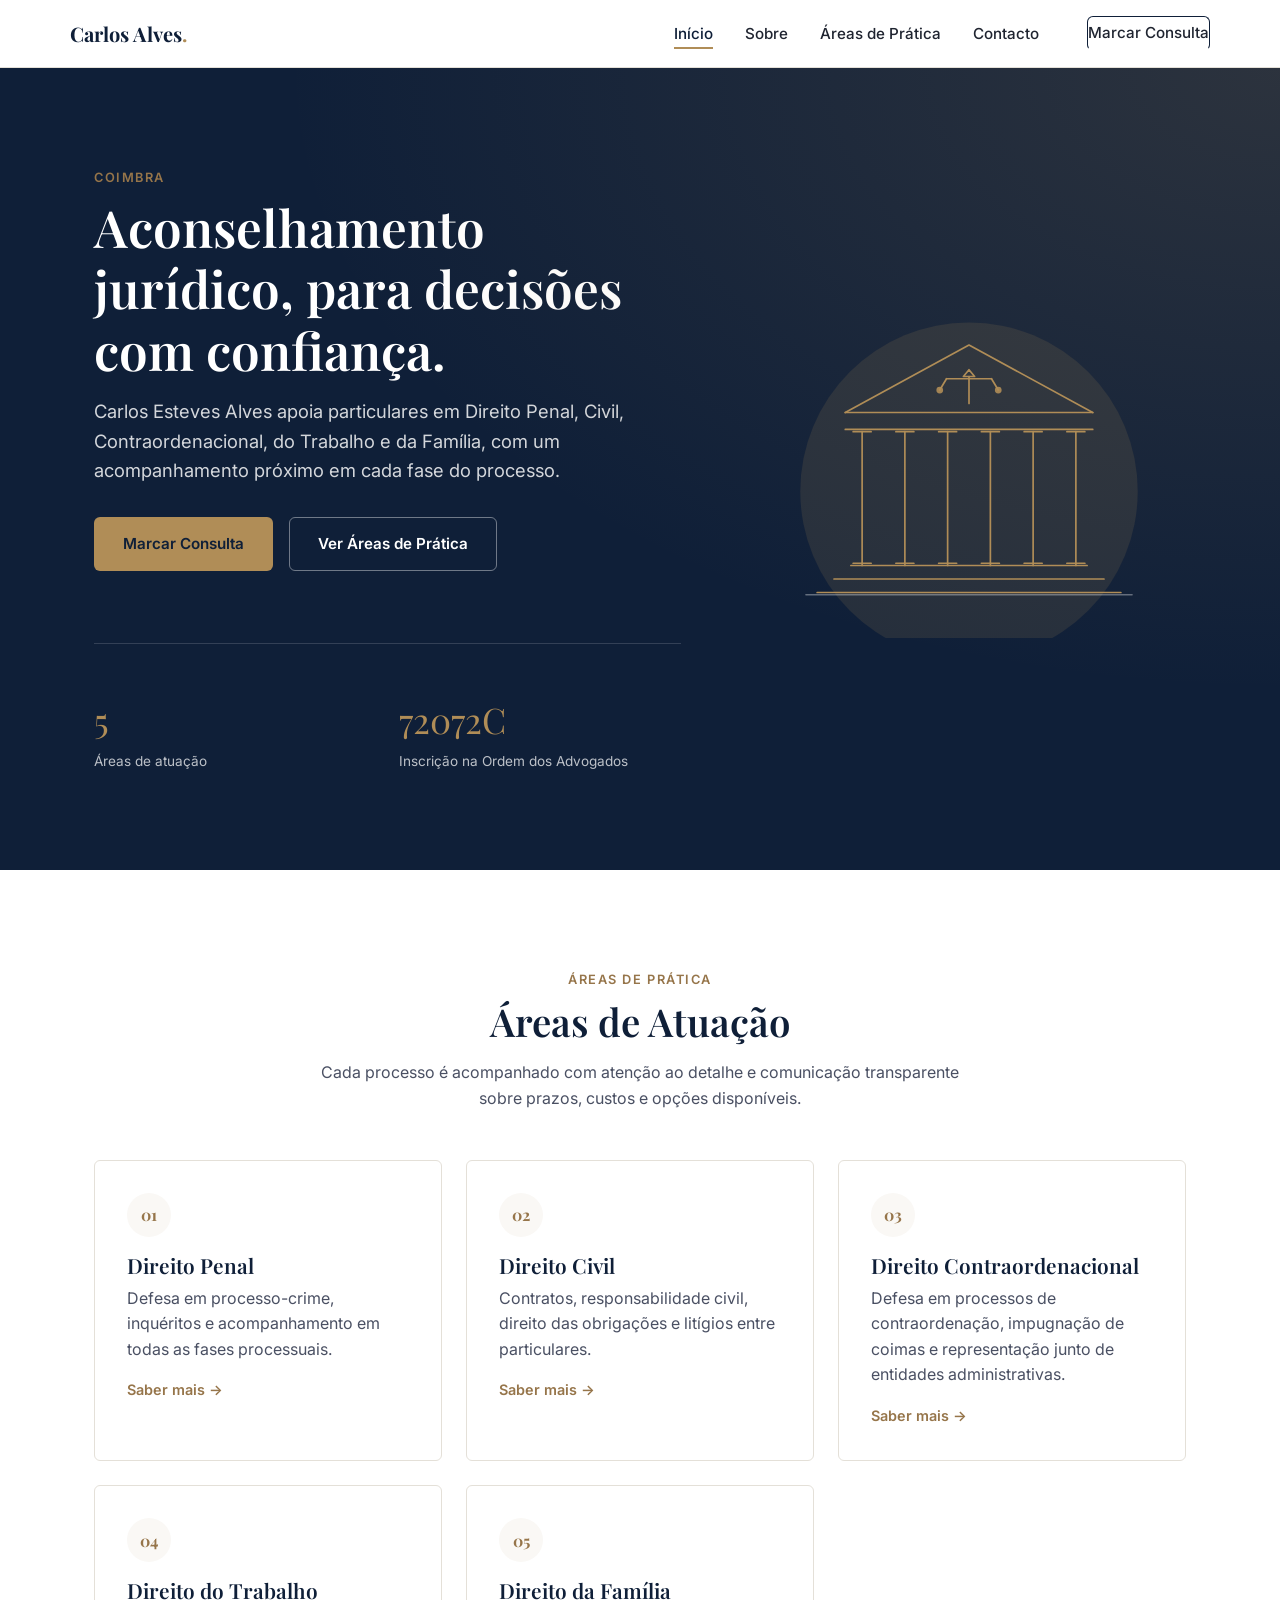
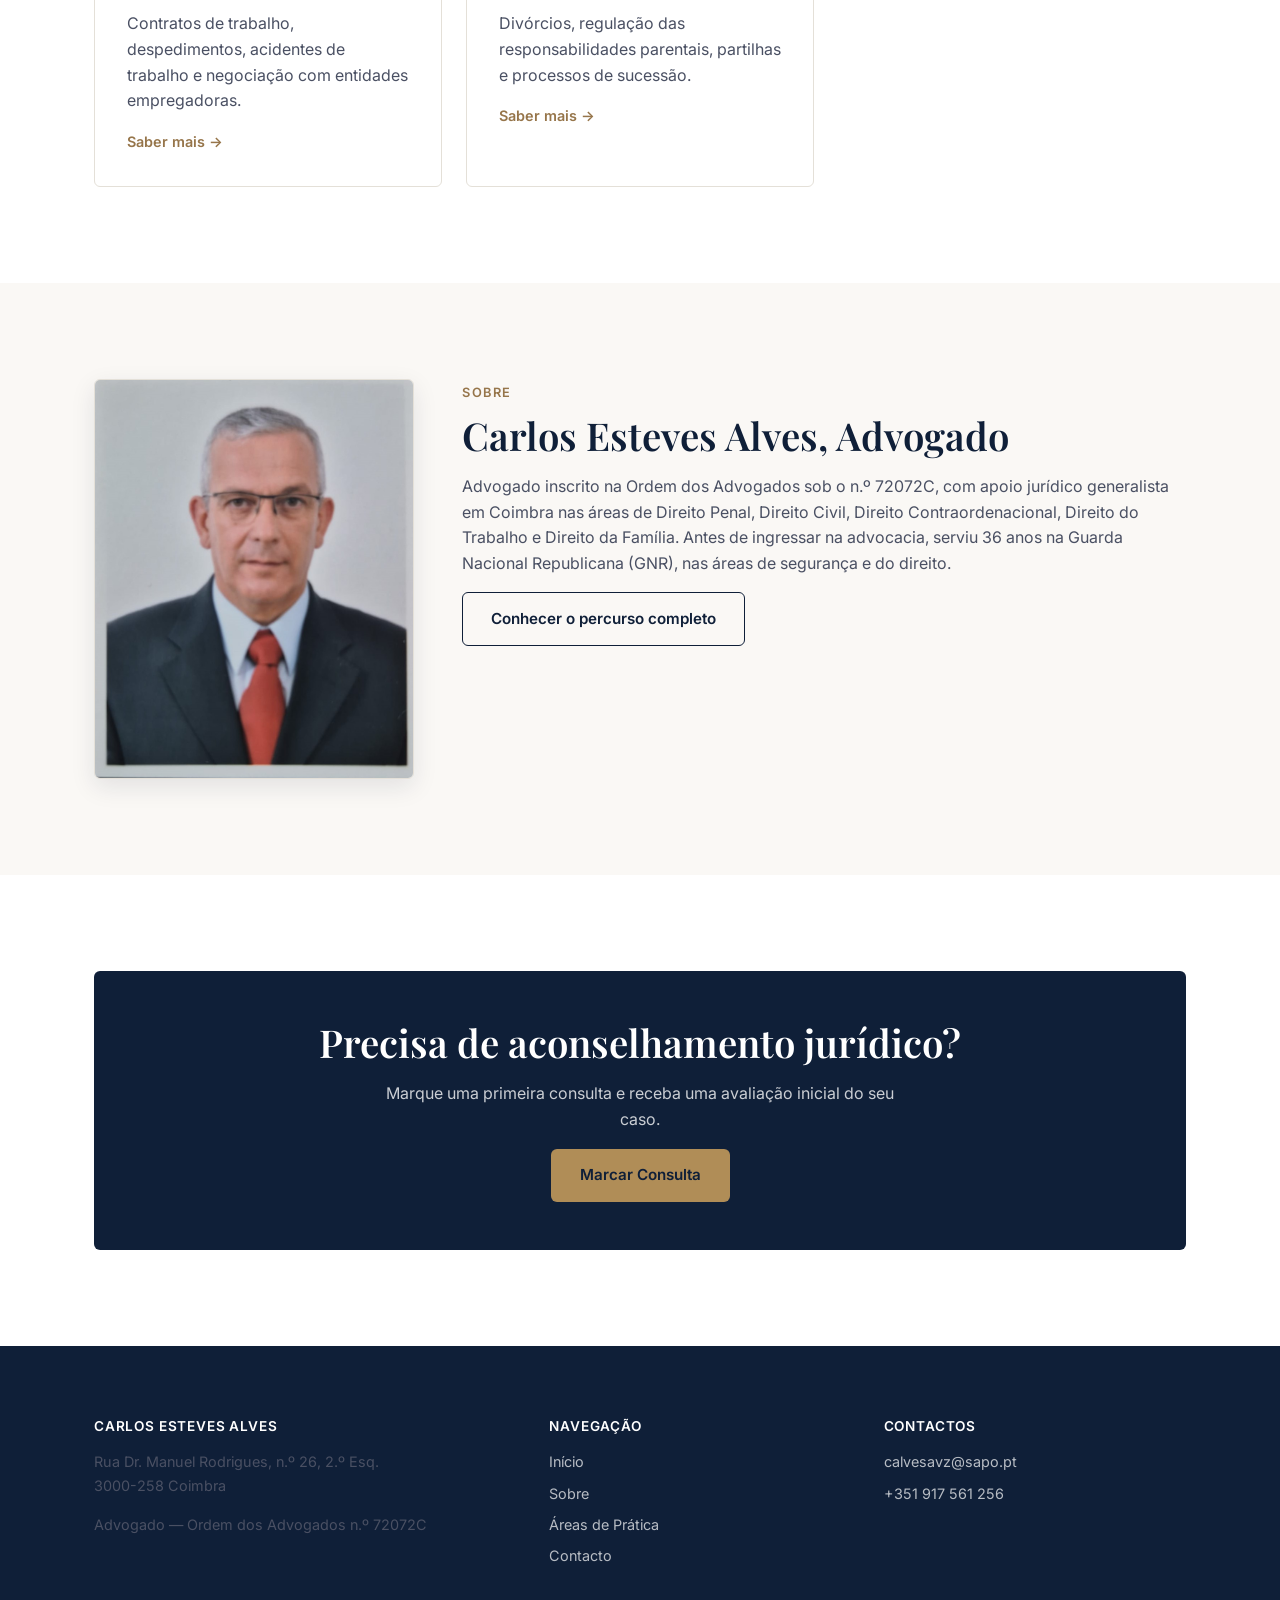
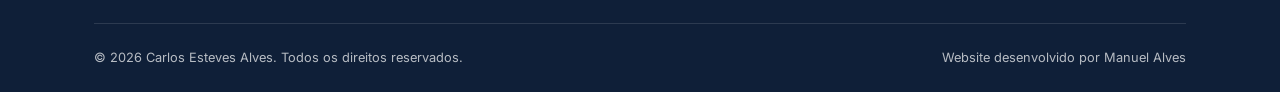
<file: site-advogado/index.html>
<!DOCTYPE html>
<html lang="pt-PT">
<head>
<meta charset="UTF-8">
<meta name="viewport" content="width=device-width, initial-scale=1.0">
<title>Carlos Esteves Alves — Advogado em Coimbra</title>
<link rel="icon" type="image/x-icon" href="img/court.png">
<meta name="description" content="Carlos Esteves Alves, advogado em Coimbra, com prática em Direito Penal, Civil, Contraordenacional, do Trabalho e da Família. Marque uma consulta.">
<link rel="preconnect" href="https://fonts.googleapis.com">
<link rel="preconnect" href="https://fonts.gstatic.com" crossorigin>
<link href="https://fonts.googleapis.com/css2?family=Playfair+Display:wght@600;700&family=Inter:wght@400;500;600;700&display=swap" rel="stylesheet">
<link rel="stylesheet" href="css/style.css">
<meta name="google-site-verification" content="v8MwXLCtDh_kjjiDaCZC58w3f6altCVzDAZxakLDsIw" />
</head>
<body>

<header class="site-header">
  <div class="container nav">
    <a href="index.html" class="nav-brand">Carlos Alves<span>.</span></a>
    <button class="nav-toggle" id="nav-toggle" aria-label="Abrir menu" aria-expanded="false">
      <span></span><span></span><span></span>
    </button>
    <ul class="nav-links" id="nav-links">
      <li><a href="index.html" aria-current="page">Início</a></li>
      <li><a href="sobre.html">Sobre</a></li>
      <li><a href="areas-de-pratica.html">Áreas de Prática</a></li>
      <li><a href="contacto.html">Contacto</a></li>
      <li class="nav-cta"><a href="contacto.html" class="btn btn-outline-dark">Marcar Consulta</a></li>
    </ul>
  </div>
</header>

<section class="hero">
  <div class="container hero-grid">
    <div class="hero-inner">
      <span class="eyebrow">Coimbra</span>
      <h1>Aconselhamento jurídico, para decisões com confiança.</h1>
      <p class="lead">Carlos Esteves Alves apoia particulares em Direito Penal, Civil, Contraordenacional, do Trabalho e da Família, com um acompanhamento próximo em cada fase do processo.</p>
      <div class="hero-actions">
        <a href="contacto.html" class="btn btn-primary">Marcar Consulta</a>
        <a href="areas-de-pratica.html" class="btn btn-outline">Ver Áreas de Prática</a>
      </div>

      <div class="stat-row">
        <div class="stat-item">
          <span class="stat-number">5</span>
          <span class="stat-label">Áreas de atuação</span>
        </div>
        <div class="stat-item">
          <span class="stat-number">72072C</span>
          <span class="stat-label">Inscrição na Ordem dos Advogados</span>
        </div>
      </div>
    </div>

    <div class="hero-visual">
      <svg viewBox="0 0 320 300" xmlns="http://www.w3.org/2000/svg" role="img" aria-hidden="true" focusable="false">
        <ellipse class="hv-glow" cx="160" cy="170" rx="150" ry="150"></ellipse>

        <line class="hv-line-soft" x1="15" y1="262" x2="305" y2="262"></line>

        <line class="hv-line" x1="25" y1="260" x2="295" y2="260"></line>
        <line class="hv-line" x1="40" y1="248" x2="280" y2="248"></line>
        <line class="hv-line" x1="55" y1="236" x2="265" y2="236"></line>

        <g class="hv-line">
          <line x1="65" y1="236" x2="65" y2="117"></line>
          <line x1="103" y1="236" x2="103" y2="117"></line>
          <line x1="141" y1="236" x2="141" y2="117"></line>
          <line x1="179" y1="236" x2="179" y2="117"></line>
          <line x1="217" y1="236" x2="217" y2="117"></line>
          <line x1="255" y1="236" x2="255" y2="117"></line>
        </g>

        <g class="hv-line">
          <line x1="57" y1="117" x2="73" y2="117"></line>
          <line x1="95" y1="117" x2="111" y2="117"></line>
          <line x1="133" y1="117" x2="149" y2="117"></line>
          <line x1="171" y1="117" x2="187" y2="117"></line>
          <line x1="209" y1="117" x2="225" y2="117"></line>
          <line x1="247" y1="117" x2="263" y2="117"></line>

          <line x1="57" y1="234" x2="73" y2="234"></line>
          <line x1="95" y1="234" x2="111" y2="234"></line>
          <line x1="133" y1="234" x2="149" y2="234"></line>
          <line x1="171" y1="234" x2="187" y2="234"></line>
          <line x1="209" y1="234" x2="225" y2="234"></line>
          <line x1="247" y1="234" x2="263" y2="234"></line>
        </g>

        <line class="hv-line" x1="50" y1="100" x2="270" y2="100"></line>
        <line class="hv-line" x1="50" y1="115" x2="270" y2="115"></line>

        <path class="hv-line" d="M50,100 L160,40 L270,100"></path>

        <g class="hv-line">
          <path d="M160,62 L155,68 L165,68 Z"></path>
          <line x1="160" y1="68" x2="160" y2="92"></line>
          <line x1="140" y1="70" x2="180" y2="70"></line>
          <line x1="140" y1="70" x2="134" y2="80"></line>
          <line x1="180" y1="70" x2="186" y2="80"></line>
        </g>
        <circle class="hv-fill" cx="134" cy="80" r="3"></circle>
        <circle class="hv-fill" cx="186" cy="80" r="3"></circle>
      </svg>
    </div>
  </div>
</section>

<section class="section" id="areas">
  <div class="container">
    <div class="section-head">
      <span class="eyebrow">Áreas de Prática</span>
      <h2>Áreas de Atuação</h2>
      <p>Cada processo é acompanhado com atenção ao detalhe e comunicação transparente sobre prazos, custos e opções disponíveis.</p>
    </div>

    <div class="card-grid">
      <article class="card">
        <div class="card-icon">01</div>
        <h3>Direito Penal</h3>
        <p>Defesa em processo-crime, inquéritos e acompanhamento em todas as fases processuais.</p>
        <a href="areas-de-pratica.html#penal" class="card-link">Saber mais →</a>
      </article>
      <article class="card">
        <div class="card-icon">02</div>
        <h3>Direito Civil</h3>
        <p>Contratos, responsabilidade civil, direito das obrigações e litígios entre particulares.</p>
        <a href="areas-de-pratica.html#civil" class="card-link">Saber mais →</a>
      </article>
      <article class="card">
        <div class="card-icon">03</div>
        <h3>Direito Contraordenacional</h3>
        <p>Defesa em processos de contraordenação, impugnação de coimas e representação junto de entidades administrativas.</p>
        <a href="areas-de-pratica.html#contraordenacional" class="card-link">Saber mais →</a>
      </article>
      <article class="card">
        <div class="card-icon">04</div>
        <h3>Direito do Trabalho</h3>
        <p>Contratos de trabalho, despedimentos, acidentes de trabalho e negociação com entidades empregadoras.</p>
        <a href="areas-de-pratica.html#trabalho" class="card-link">Saber mais →</a>
      </article>
      <article class="card">
        <div class="card-icon">05</div>
        <h3>Direito da Família</h3>
        <p>Divórcios, regulação das responsabilidades parentais, partilhas e processos de sucessão.</p>
        <a href="areas-de-pratica.html#familia" class="card-link">Saber mais →</a>
      </article>
    </div>
  </div>
</section>

<section class="section section--muted">
  <div class="container bio-layout">
    <img class="bio-photo" src="assets/carlos-esteves-alves.jpg" alt="Carlos Esteves Alves, Advogado">
    <div>
      <span class="eyebrow">Sobre</span>
      <h2>Carlos Esteves Alves, Advogado</h2>
      <p>Advogado inscrito na Ordem dos Advogados sob o n.º 72072C, com apoio jurídico generalista em Coimbra nas áreas de Direito Penal, Direito Civil, Direito Contraordenacional, Direito do Trabalho e Direito da Família. Antes de ingressar na advocacia, serviu 36 anos na Guarda Nacional Republicana (GNR), nas áreas de segurança e do direito.</p>
      <a href="sobre.html" class="btn btn-outline-dark">Conhecer o percurso completo</a>
    </div>
  </div>
</section>

<section class="section">
  <div class="container">
    <div class="cta-band">
      <h2>Precisa de aconselhamento jurídico?</h2>
      <p>Marque uma primeira consulta e receba uma avaliação inicial do seu caso.</p>
      <a href="contacto.html" class="btn btn-primary">Marcar Consulta</a>
    </div>
  </div>
</section>

<footer class="site-footer">
  <div class="container">
    <div class="footer-grid">
      <div>
        <h4>Carlos Esteves Alves</h4>
        <p>Rua Dr. Manuel Rodrigues, n.º 26, 2.º Esq.<br>3000-258 Coimbra</p>
        <p>Advogado — Ordem dos Advogados n.º 72072C</p>
      </div>
      <div>
        <h4>Navegação</h4>
        <ul>
          <li><a href="index.html">Início</a></li>
          <li><a href="sobre.html">Sobre</a></li>
          <li><a href="areas-de-pratica.html">Áreas de Prática</a></li>
          <li><a href="contacto.html">Contacto</a></li>
        </ul>
      </div>
      <div>
        <h4>Contactos</h4>
        <ul>
          <li><a href="mailto:calvesavz@sapo.pt">calvesavz@sapo.pt</a></li>
          <li><a href="tel:+351917561256">+351 917 561 256</a></li>
        </ul>
      </div>
    </div>
    <div class="footer-bottom">
      <span>© <span id="year"></span> Carlos Esteves Alves. Todos os direitos reservados.</span>
      <span>Website desenvolvido por Manuel Alves</span>
    </div>
  </div>
</footer>

<script src="js/main.js"></script>
</body>
</html>
</file>
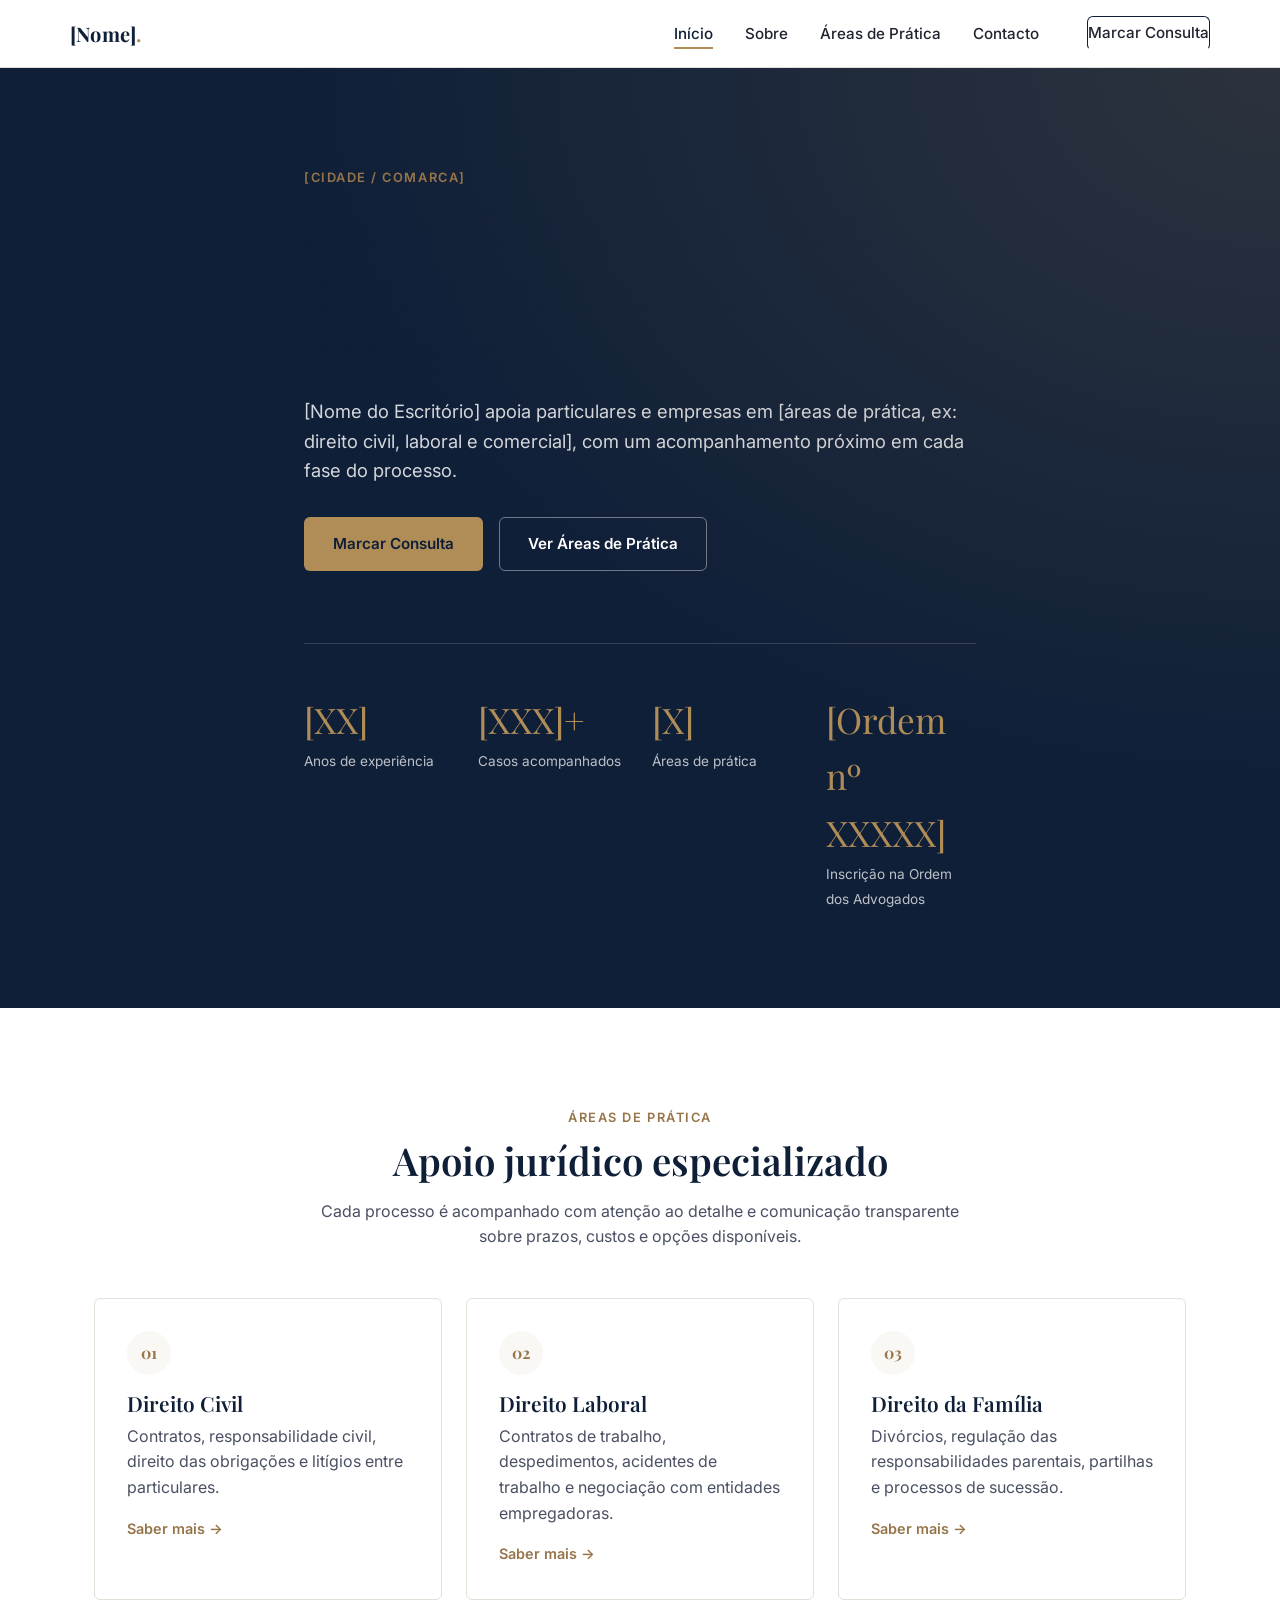
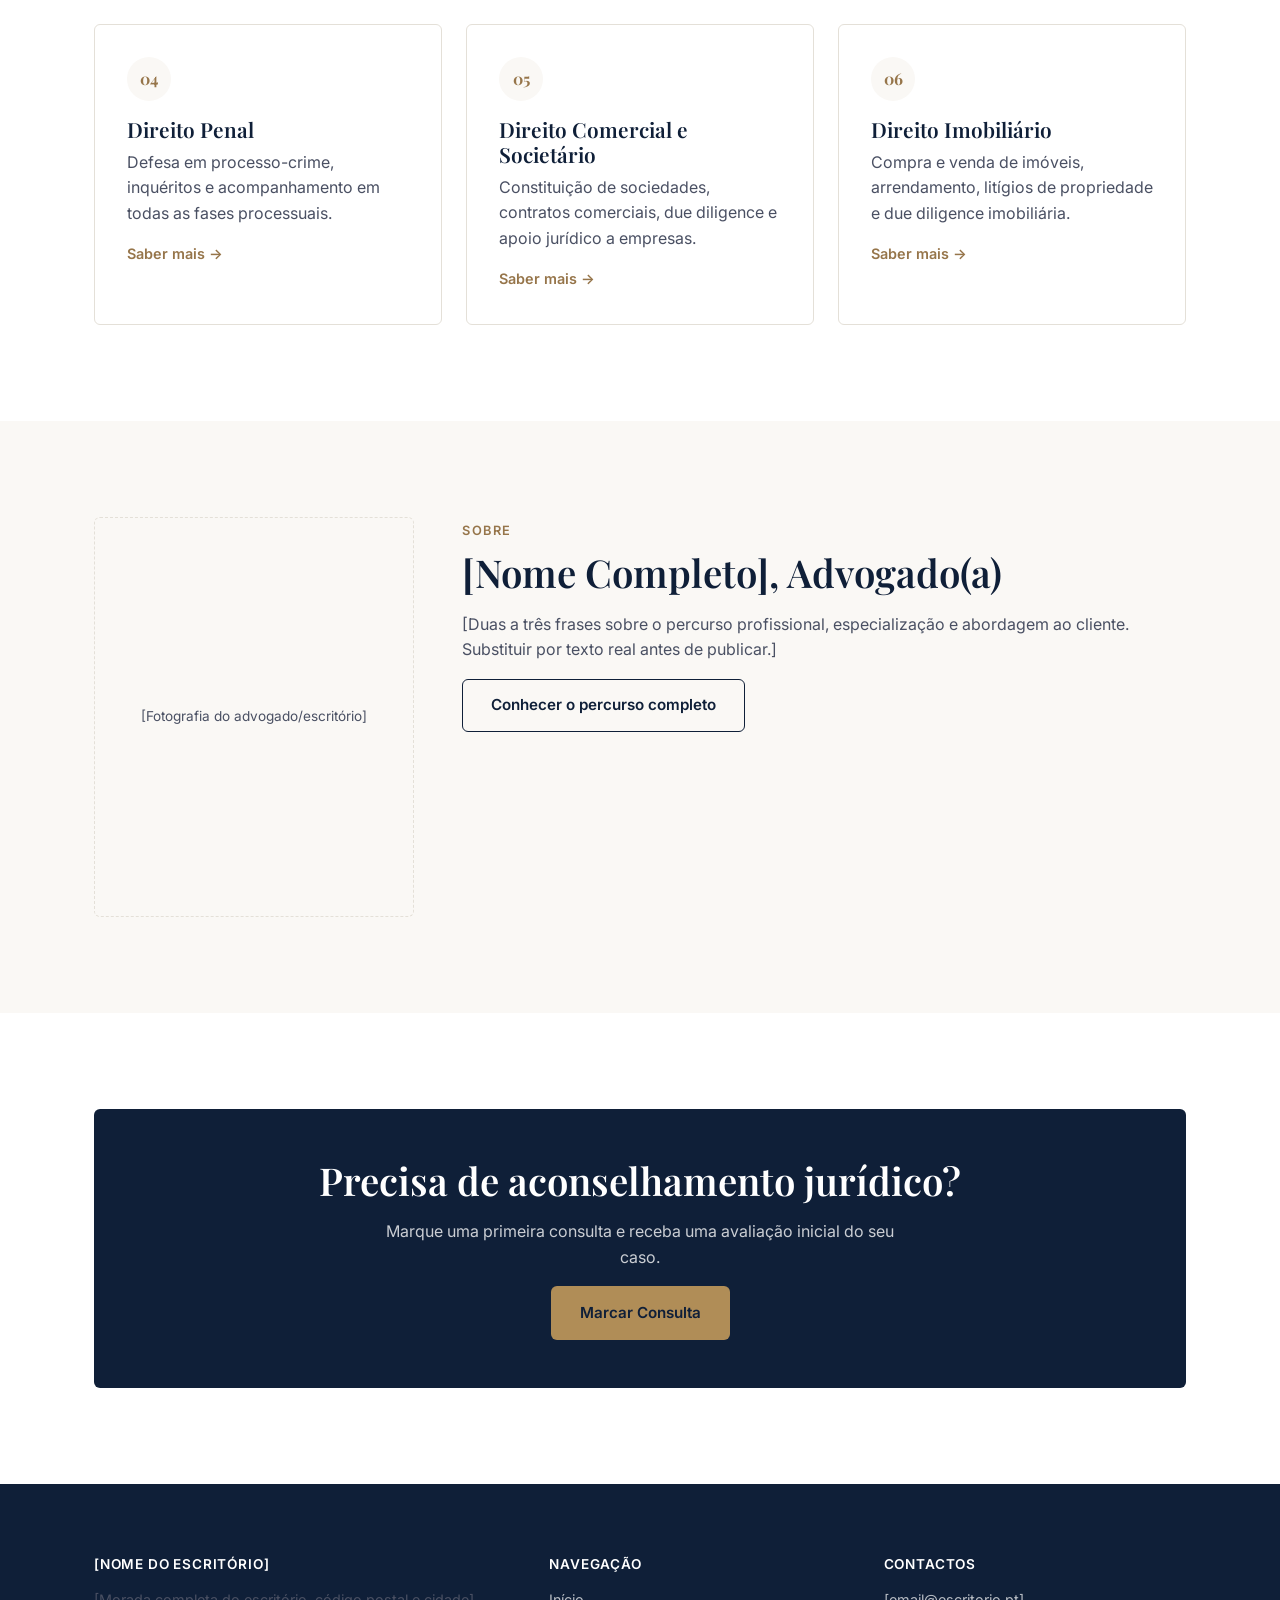
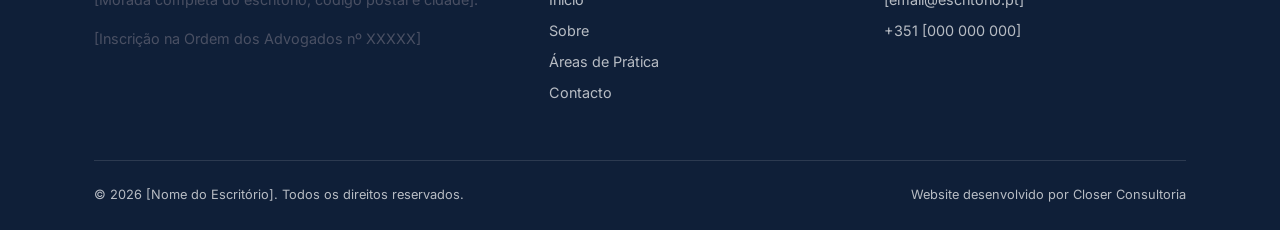
<file: site-advogado/site-advogado/index.html>
<!DOCTYPE html>
<html lang="pt-PT">
<head>
<meta charset="UTF-8">
<meta name="viewport" content="width=device-width, initial-scale=1.0">
<title>[Nome do Escritório] — Sociedade de Advogados</title>
<meta name="description" content="[Nome do Escritório] presta serviços jurídicos em [Área/Cidade], com foco em [áreas de prática principais]. Marque uma consulta.">
<link rel="preconnect" href="https://fonts.googleapis.com">
<link rel="preconnect" href="https://fonts.gstatic.com" crossorigin>
<link href="https://fonts.googleapis.com/css2?family=Playfair+Display:wght@600;700&family=Inter:wght@400;500;600;700&display=swap" rel="stylesheet">
<link rel="stylesheet" href="css/style.css">
</head>
<body>

<!-- ============================================================ -->
<!-- CABEÇALHO / NAVEGAÇÃO                                          -->
<!-- ============================================================ -->
<header class="site-header">
  <div class="container nav">
    <a href="index.html" class="nav-brand">[Nome]<span>.</span></a>
    <button class="nav-toggle" id="nav-toggle" aria-label="Abrir menu" aria-expanded="false">
      <span></span><span></span><span></span>
    </button>
    <ul class="nav-links" id="nav-links">
      <li><a href="index.html" aria-current="page">Início</a></li>
      <li><a href="sobre.html">Sobre</a></li>
      <li><a href="areas-de-pratica.html">Áreas de Prática</a></li>
      <li><a href="contacto.html">Contacto</a></li>
      <li class="nav-cta"><a href="contacto.html" class="btn btn-outline-dark">Marcar Consulta</a></li>
    </ul>
  </div>
</header>

<!-- ============================================================ -->
<!-- HERO                                                          -->
<!-- ============================================================ -->
<section class="hero">
  <div class="container hero-inner">
    <span class="eyebrow">[Cidade / Comarca]</span>
    <h1>Aconselhamento jurídico claro, para decisões com confiança.</h1>
    <p class="lead">[Nome do Escritório] apoia particulares e empresas em [áreas de prática, ex: direito civil, laboral e comercial], com um acompanhamento próximo em cada fase do processo.</p>
    <div class="hero-actions">
      <a href="contacto.html" class="btn btn-primary">Marcar Consulta</a>
      <a href="areas-de-pratica.html" class="btn btn-outline">Ver Áreas de Prática</a>
    </div>

    <div class="stat-row">
      <div class="stat-item">
        <span class="stat-number">[XX]</span>
        <span class="stat-label">Anos de experiência</span>
      </div>
      <div class="stat-item">
        <span class="stat-number">[XXX]+</span>
        <span class="stat-label">Casos acompanhados</span>
      </div>
      <div class="stat-item">
        <span class="stat-number">[X]</span>
        <span class="stat-label">Áreas de prática</span>
      </div>
      <div class="stat-item">
        <span class="stat-number">[Ordem nº XXXXX]</span>
        <span class="stat-label">Inscrição na Ordem dos Advogados</span>
      </div>
    </div>
  </div>
</section>

<!-- ============================================================ -->
<!-- ÁREAS DE PRÁTICA — RESUMO                                     -->
<!-- ============================================================ -->
<section class="section" id="areas">
  <div class="container">
    <div class="section-head">
      <span class="eyebrow">Áreas de Prática</span>
      <h2>Apoio jurídico especializado</h2>
      <p>Cada processo é acompanhado com atenção ao detalhe e comunicação transparente sobre prazos, custos e opções disponíveis.</p>
    </div>

    <div class="card-grid">
      <article class="card">
        <div class="card-icon">01</div>
        <h3>Direito Civil</h3>
        <p>Contratos, responsabilidade civil, direito das obrigações e litígios entre particulares.</p>
        <a href="areas-de-pratica.html#civil" class="card-link">Saber mais →</a>
      </article>
      <article class="card">
        <div class="card-icon">02</div>
        <h3>Direito Laboral</h3>
        <p>Contratos de trabalho, despedimentos, acidentes de trabalho e negociação com entidades empregadoras.</p>
        <a href="areas-de-pratica.html#laboral" class="card-link">Saber mais →</a>
      </article>
      <article class="card">
        <div class="card-icon">03</div>
        <h3>Direito da Família</h3>
        <p>Divórcios, regulação das responsabilidades parentais, partilhas e processos de sucessão.</p>
        <a href="areas-de-pratica.html#familia" class="card-link">Saber mais →</a>
      </article>
      <article class="card">
        <div class="card-icon">04</div>
        <h3>Direito Penal</h3>
        <p>Defesa em processo-crime, inquéritos e acompanhamento em todas as fases processuais.</p>
        <a href="areas-de-pratica.html#penal" class="card-link">Saber mais →</a>
      </article>
      <article class="card">
        <div class="card-icon">05</div>
        <h3>Direito Comercial e Societário</h3>
        <p>Constituição de sociedades, contratos comerciais, due diligence e apoio jurídico a empresas.</p>
        <a href="areas-de-pratica.html#comercial" class="card-link">Saber mais →</a>
      </article>
      <article class="card">
        <div class="card-icon">06</div>
        <h3>Direito Imobiliário</h3>
        <p>Compra e venda de imóveis, arrendamento, litígios de propriedade e due diligence imobiliária.</p>
        <a href="areas-de-pratica.html#imobiliario" class="card-link">Saber mais →</a>
      </article>
    </div>
  </div>
</section>

<!-- ============================================================ -->
<!-- SOBRE — RESUMO                                                -->
<!-- ============================================================ -->
<section class="section section--muted">
  <div class="container bio-layout">
    <div class="bio-photo">[Fotografia do advogado/escritório]</div>
    <div>
      <span class="eyebrow">Sobre</span>
      <h2>[Nome Completo], Advogado(a)</h2>
      <p>[Duas a três frases sobre o percurso profissional, especialização e abordagem ao cliente. Substituir por texto real antes de publicar.]</p>
      <a href="sobre.html" class="btn btn-outline-dark">Conhecer o percurso completo</a>
    </div>
  </div>
</section>

<!-- ============================================================ -->
<!-- CTA FINAL                                                     -->
<!-- ============================================================ -->
<section class="section">
  <div class="container">
    <div class="cta-band">
      <h2>Precisa de aconselhamento jurídico?</h2>
      <p>Marque uma primeira consulta e receba uma avaliação inicial do seu caso.</p>
      <a href="contacto.html" class="btn btn-primary">Marcar Consulta</a>
    </div>
  </div>
</section>

<!-- ============================================================ -->
<!-- RODAPÉ                                                        -->
<!-- ============================================================ -->
<footer class="site-footer">
  <div class="container">
    <div class="footer-grid">
      <div>
        <h4>[Nome do Escritório]</h4>
        <p>[Morada completa do escritório, código postal e cidade].</p>
        <p>[Inscrição na Ordem dos Advogados nº XXXXX]</p>
      </div>
      <div>
        <h4>Navegação</h4>
        <ul>
          <li><a href="index.html">Início</a></li>
          <li><a href="sobre.html">Sobre</a></li>
          <li><a href="areas-de-pratica.html">Áreas de Prática</a></li>
          <li><a href="contacto.html">Contacto</a></li>
        </ul>
      </div>
      <div>
        <h4>Contactos</h4>
        <ul>
          <li><a href="mailto:[email@escritorio.pt]">[email@escritorio.pt]</a></li>
          <li><a href="tel:+351000000000">+351 [000 000 000]</a></li>
        </ul>
      </div>
    </div>
    <div class="footer-bottom">
      <span>© <span id="year"></span> [Nome do Escritório]. Todos os direitos reservados.</span>
      <span>Website desenvolvido por Closer Consultoria</span>
    </div>
  </div>
</footer>

<script src="js/main.js"></script>
</body>
</html>
</file>
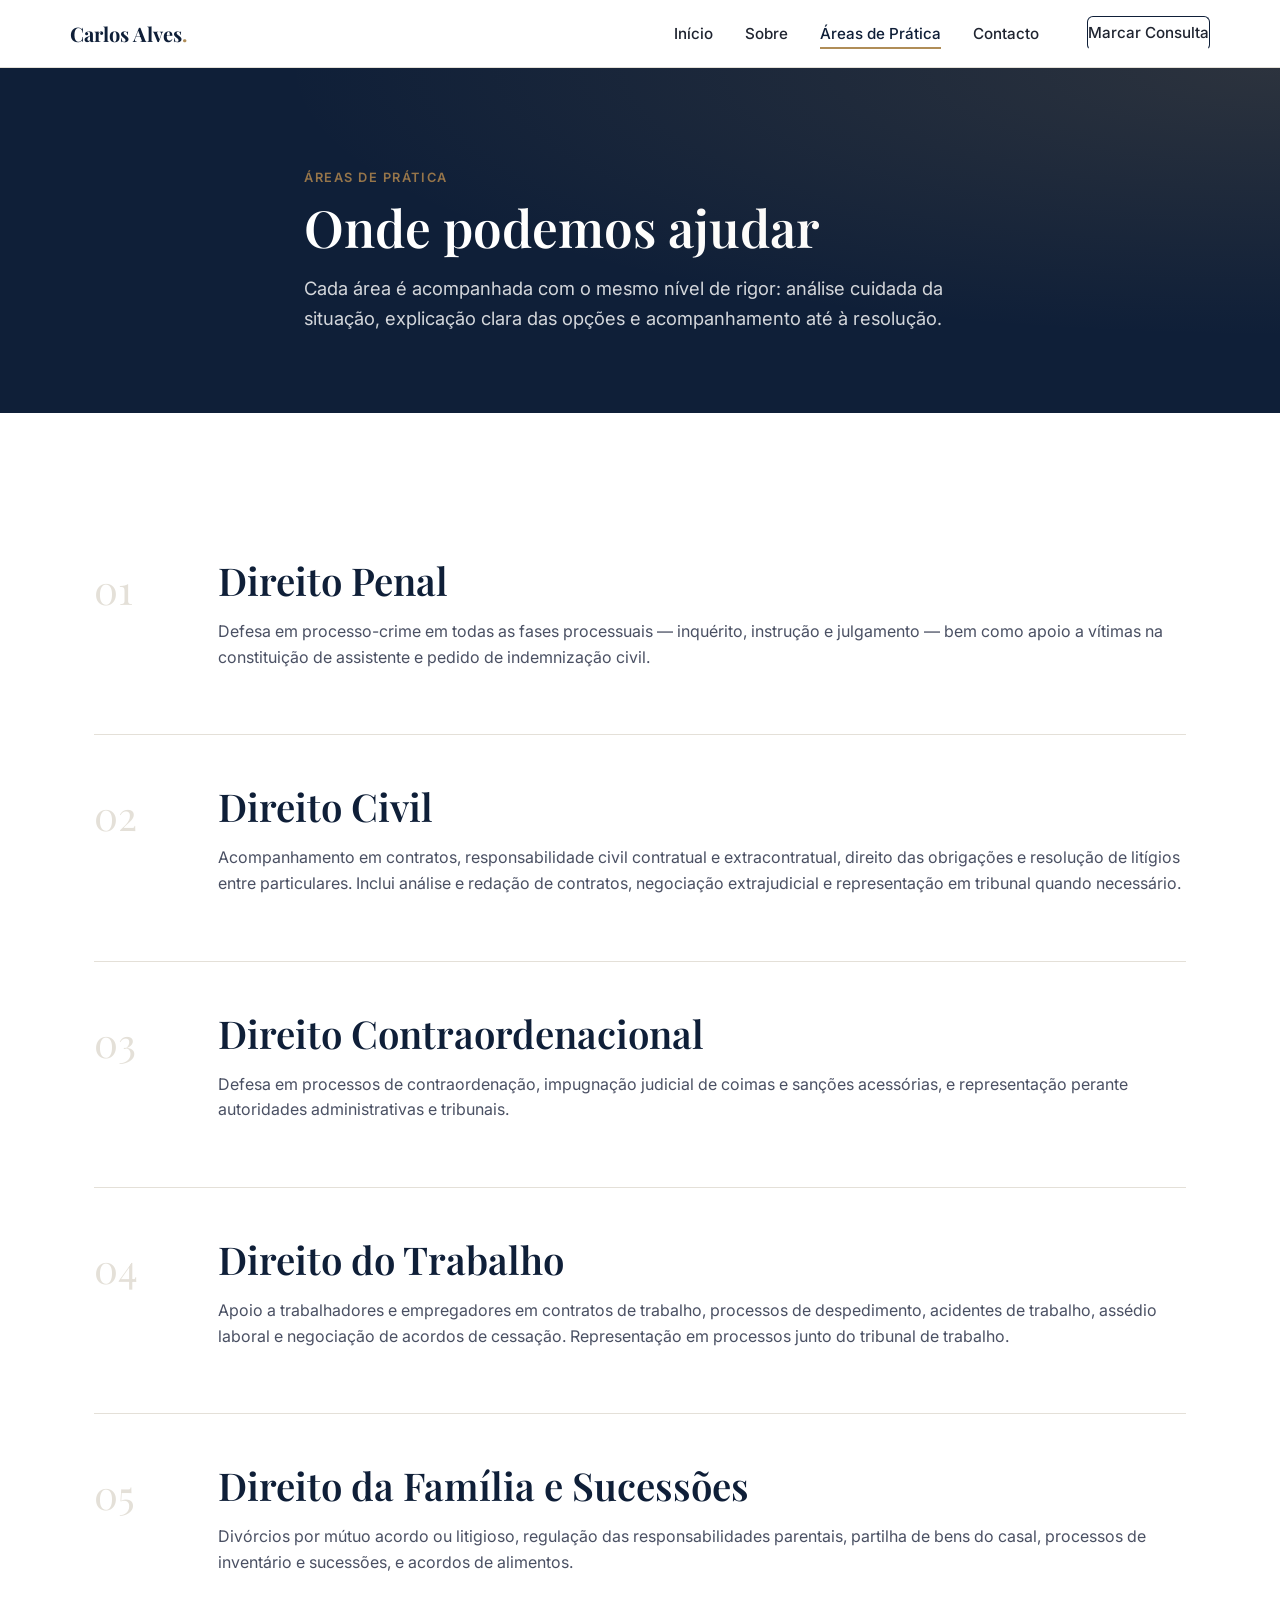
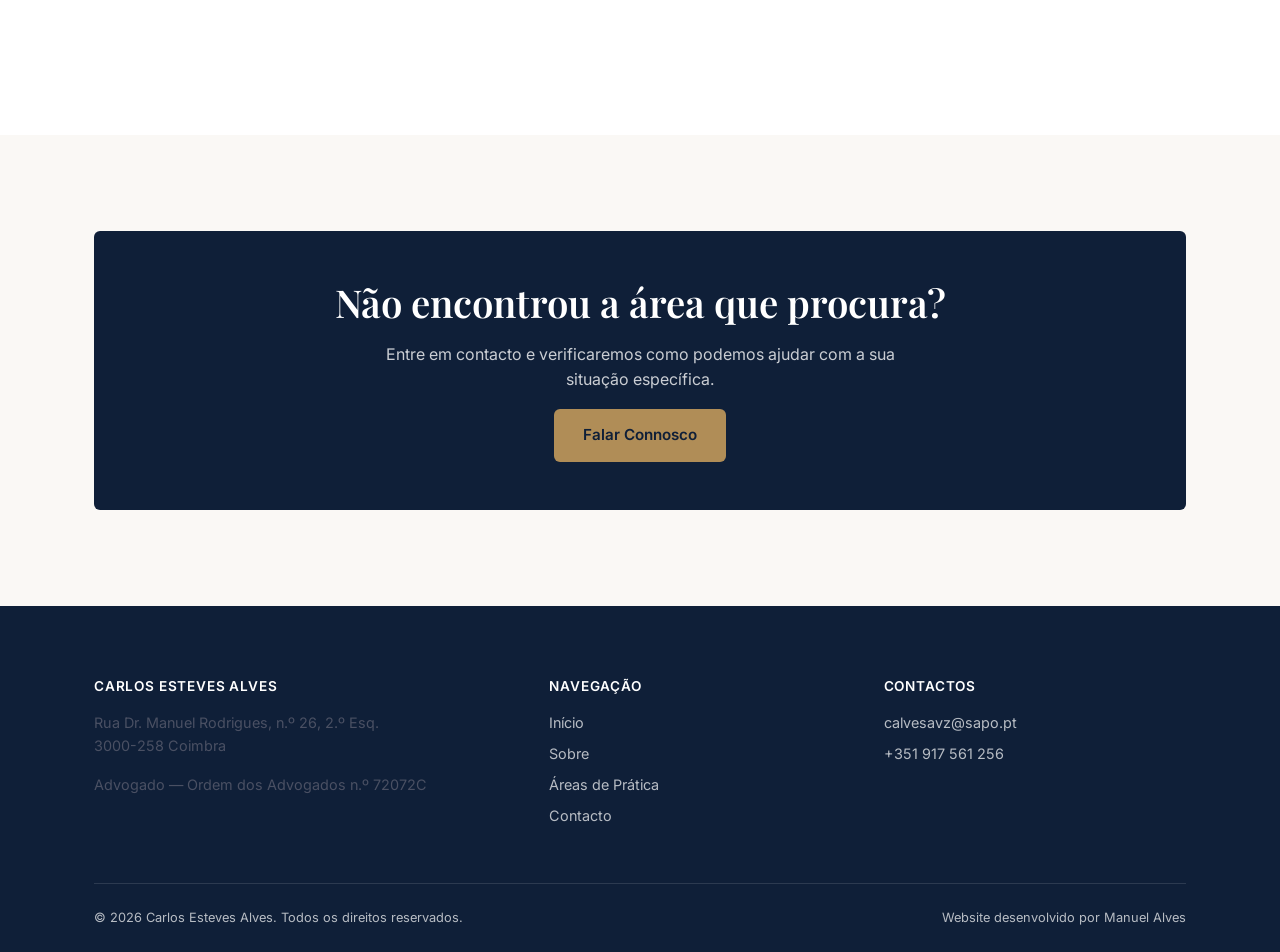
<file: site-advogado/areas-de-pratica.html>
<!DOCTYPE html>
<html lang="pt-PT">
<head>
<meta charset="UTF-8">
<meta name="viewport" content="width=device-width, initial-scale=1.0">
<title>Áreas de Prática — Carlos Esteves Alves, Advogado</title>
<link rel="icon" type="image/x-icon" href="img/court.png">
<meta name="description" content="Direito Penal, Civil, Contraordenacional, do Trabalho e da Família — serviços jurídicos de Carlos Esteves Alves em Coimbra.">
<link rel="preconnect" href="https://fonts.googleapis.com">
<link rel="preconnect" href="https://fonts.gstatic.com" crossorigin>
<link href="https://fonts.googleapis.com/css2?family=Playfair+Display:wght@600;700&family=Inter:wght@400;500;600;700&display=swap" rel="stylesheet">
<link rel="stylesheet" href="css/style.css">
</head>
<body>

<header class="site-header">
  <div class="container nav">
    <a href="index.html" class="nav-brand">Carlos Alves<span>.</span></a>
    <button class="nav-toggle" id="nav-toggle" aria-label="Abrir menu" aria-expanded="false">
      <span></span><span></span><span></span>
    </button>
    <ul class="nav-links" id="nav-links">
      <li><a href="index.html">Início</a></li>
      <li><a href="sobre.html">Sobre</a></li>
      <li><a href="areas-de-pratica.html" aria-current="page">Áreas de Prática</a></li>
      <li><a href="contacto.html">Contacto</a></li>
      <li class="nav-cta"><a href="contacto.html" class="btn btn-outline-dark">Marcar Consulta</a></li>
    </ul>
  </div>
</header>

<section class="hero" style="padding-bottom: var(--space-5);">
  <div class="container hero-inner">
    <span class="eyebrow">Áreas de Prática</span>
    <h1>Onde podemos ajudar</h1>
    <p class="lead">Cada área é acompanhada com o mesmo nível de rigor: análise cuidada da situação, explicação clara das opções e acompanhamento até à resolução.</p>
  </div>
</section>


<section class="section">
  <div class="container">

    <div class="practice-block" id="penal">
      <span class="practice-number">01</span>
      <div>
        <h2>Direito Penal</h2>
        <p>Defesa em processo-crime em todas as fases processuais — inquérito, instrução e julgamento — bem como apoio a vítimas na constituição de assistente e pedido de indemnização civil.</p>
      </div>
    </div>

    <div class="practice-block" id="civil">
      <span class="practice-number">02</span>
      <div>
        <h2>Direito Civil</h2>
        <p>Acompanhamento em contratos, responsabilidade civil contratual e extracontratual, direito das obrigações e resolução de litígios entre particulares. Inclui análise e redação de contratos, negociação extrajudicial e representação em tribunal quando necessário.</p>
      </div>
    </div>

    <div class="practice-block" id="contraordenacional">
      <span class="practice-number">03</span>
      <div>
        <h2>Direito Contraordenacional</h2>
        <p>Defesa em processos de contraordenação, impugnação judicial de coimas e sanções acessórias, e representação perante autoridades administrativas e tribunais.</p>
      </div>
    </div>

    <div class="practice-block" id="trabalho">
      <span class="practice-number">04</span>
      <div>
        <h2>Direito do Trabalho</h2>
        <p>Apoio a trabalhadores e empregadores em contratos de trabalho, processos de despedimento, acidentes de trabalho, assédio laboral e negociação de acordos de cessação. Representação em processos junto do tribunal de trabalho.</p>
      </div>
    </div>

    <div class="practice-block" id="familia">
      <span class="practice-number">05</span>
      <div>
        <h2>Direito da Família e Sucessões</h2>
        <p>Divórcios por mútuo acordo ou litigioso, regulação das responsabilidades parentais, partilha de bens do casal, processos de inventário e sucessões, e acordos de alimentos.</p>
      </div>
    </div>

  </div>
</section>

<section class="section section--muted">
  <div class="container">
    <div class="cta-band" style="background: var(--color-navy-900);">
      <h2>Não encontrou a área que procura?</h2>
      <p>Entre em contacto e verificaremos como podemos ajudar com a sua situação específica.</p>
      <a href="contacto.html" class="btn btn-primary">Falar Connosco</a>
    </div>
  </div>
</section>

<footer class="site-footer">
  <div class="container">
    <div class="footer-grid">
      <div>
        <h4>Carlos Esteves Alves</h4>
        <p>Rua Dr. Manuel Rodrigues, n.º 26, 2.º Esq.<br>3000-258 Coimbra</p>
        <p>Advogado — Ordem dos Advogados n.º 72072C</p>
      </div>
      <div>
        <h4>Navegação</h4>
        <ul>
          <li><a href="index.html">Início</a></li>
          <li><a href="sobre.html">Sobre</a></li>
          <li><a href="areas-de-pratica.html">Áreas de Prática</a></li>
          <li><a href="contacto.html">Contacto</a></li>
        </ul>
      </div>
      <div>
        <h4>Contactos</h4>
        <ul>
          <li><a href="mailto:calvesavz@sapo.pt">calvesavz@sapo.pt</a></li>
          <li><a href="tel:+351917561256">+351 917 561 256</a></li>
        </ul>
      </div>
    </div>
    <div class="footer-bottom">
      <span>© <span id="year"></span> Carlos Esteves Alves. Todos os direitos reservados.</span>
      <span>Website desenvolvido por Manuel Alves</span>
    </div>
  </div>
</footer>

<script src="js/main.js"></script>
</body>
</html>
</file>
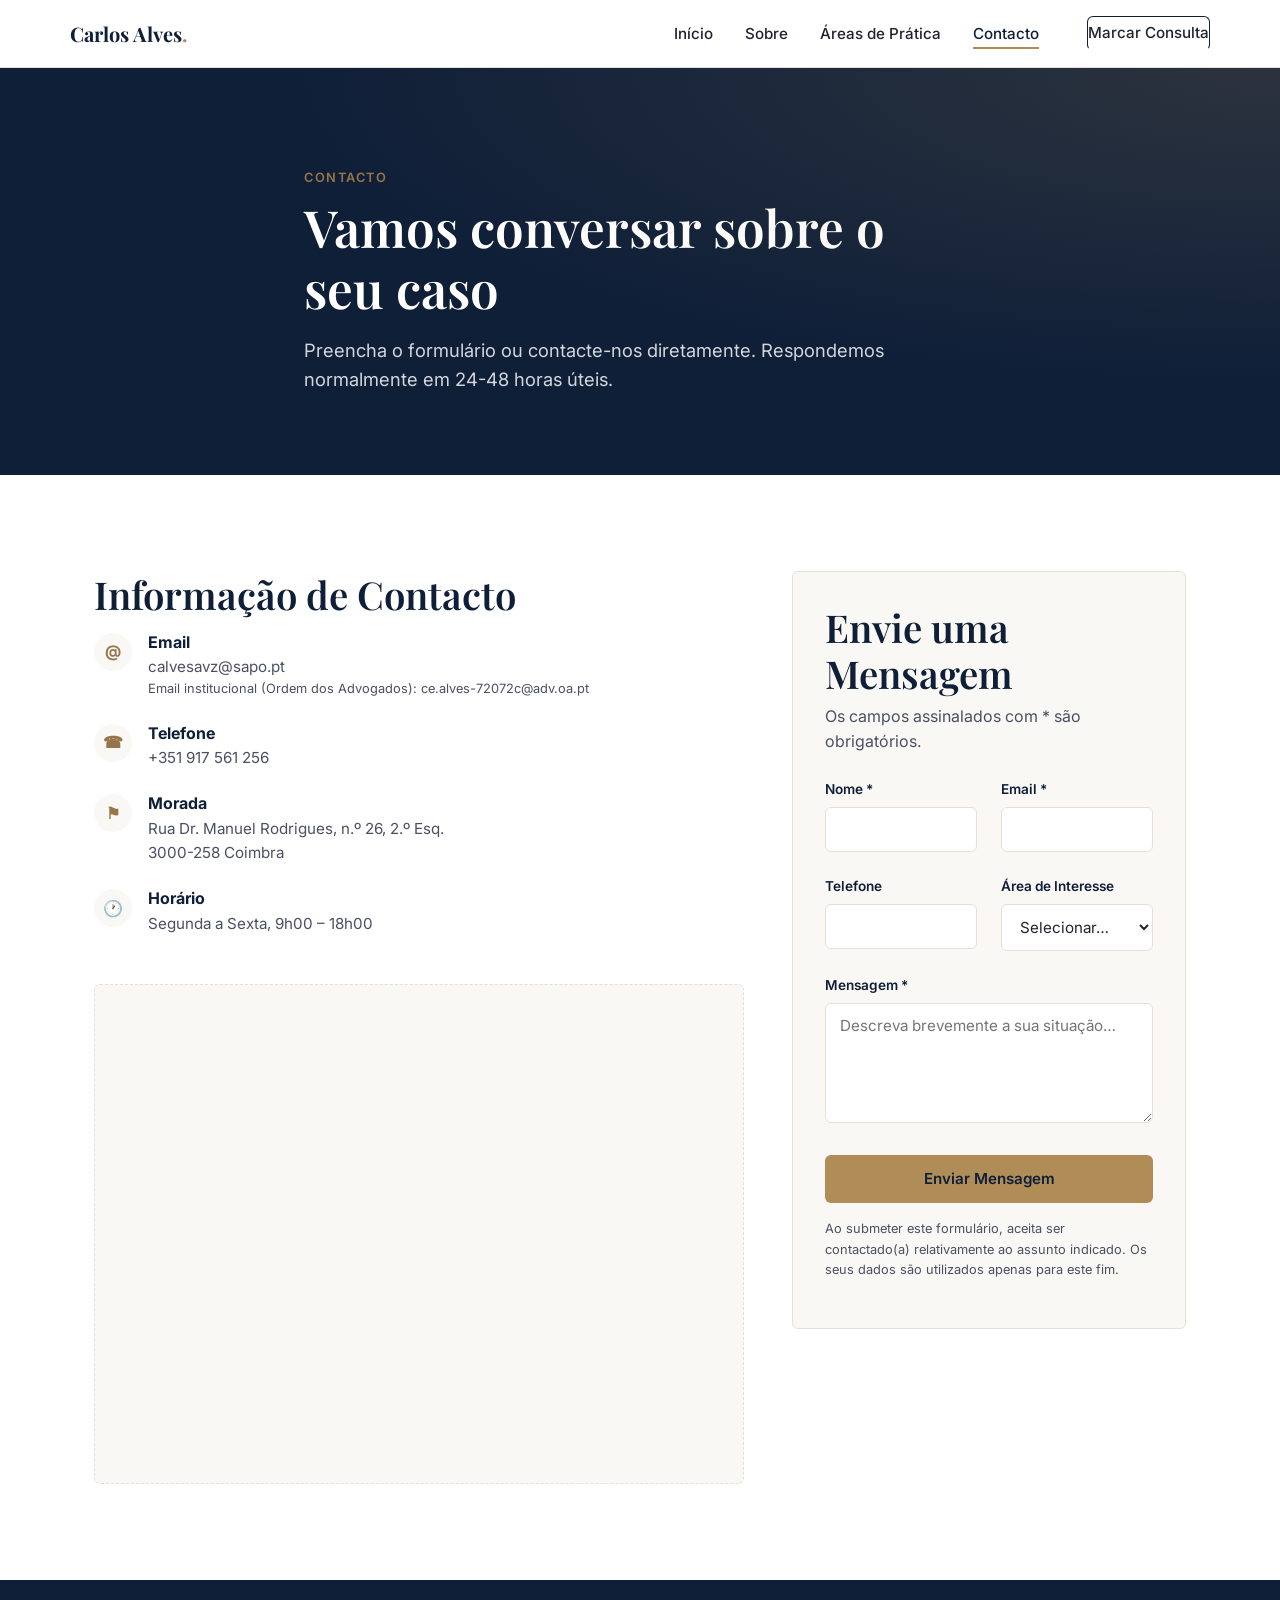
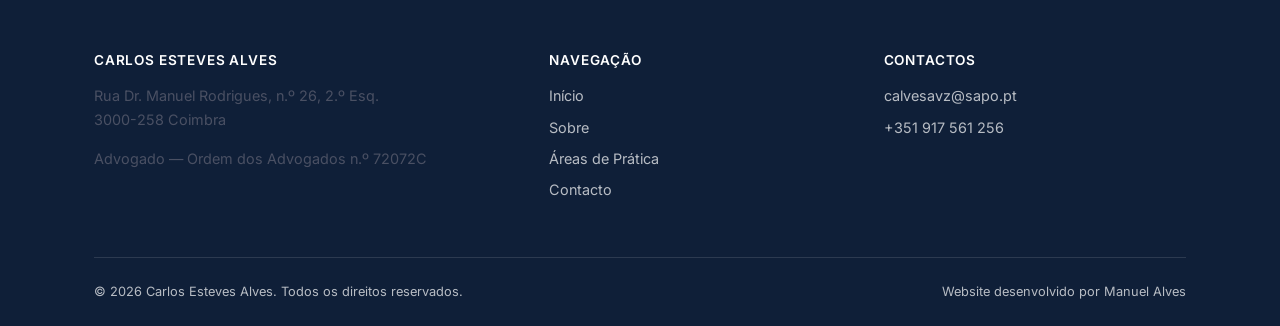
<file: site-advogado/contacto.html>
<!DOCTYPE html>
<html lang="pt-PT">
<head>
<meta charset="UTF-8">
<meta name="viewport" content="width=device-width, initial-scale=1.0">
<title>Contacto — Carlos Esteves Alves, Advogado</title>
<link rel="icon" type="image/x-icon" href="img/court.png">
<meta name="description" content="Marque uma consulta com Carlos Esteves Alves, advogado em Coimbra. Telefone, email e formulário de contacto.">
<link rel="preconnect" href="https://fonts.googleapis.com">
<link rel="preconnect" href="https://fonts.gstatic.com" crossorigin>
<link href="https://fonts.googleapis.com/css2?family=Playfair+Display:wght@600;700&family=Inter:wght@400;500;600;700&display=swap" rel="stylesheet">
<link rel="stylesheet" href="css/style.css">
</head>
<body>

<header class="site-header">
  <div class="container nav">
    <a href="index.html" class="nav-brand">Carlos Alves<span>.</span></a>
    <button class="nav-toggle" id="nav-toggle" aria-label="Abrir menu" aria-expanded="false">
      <span></span><span></span><span></span>
    </button>
    <ul class="nav-links" id="nav-links">
      <li><a href="index.html">Início</a></li>
      <li><a href="sobre.html">Sobre</a></li>
      <li><a href="areas-de-pratica.html">Áreas de Prática</a></li>
      <li><a href="contacto.html" aria-current="page">Contacto</a></li>
      <li class="nav-cta"><a href="contacto.html" class="btn btn-outline-dark">Marcar Consulta</a></li>
    </ul>
  </div>
</header>

<section class="hero" style="padding-bottom: var(--space-5);">
  <div class="container hero-inner">
    <span class="eyebrow">Contacto</span>
    <h1>Vamos conversar sobre o seu caso</h1>
    <p class="lead">Preencha o formulário ou contacte-nos diretamente. Respondemos normalmente em 24-48 horas úteis.</p>
  </div>
</section>

<section class="section">
  <div class="container contact-layout">

    <!-- Informação de contacto -->
    <div>
      <h2>Informação de Contacto</h2>

      <div class="contact-info-item">
        <span class="icon" aria-hidden="true">@</span>
        <div>
          <h4>Email</h4>
          <p><a href="mailto:calvesavz@sapo.pt">calvesavz@sapo.pt</a></p>
          <p style="font-size: 0.8rem;">Email institucional (Ordem dos Advogados): <a href="mailto:ce.alves-72072c@adv.oa.pt">ce.alves-72072c@adv.oa.pt</a></p>
        </div>
      </div>

      <div class="contact-info-item">
        <span class="icon" aria-hidden="true">☎</span>
        <div>
          <h4>Telefone</h4>
          <p><a href="tel:+351917561256">+351 917 561 256</a></p>
        </div>
      </div>

      <div class="contact-info-item">
        <span class="icon" aria-hidden="true">⚑</span>
        <div>
          <h4>Morada</h4>
          <p>Rua Dr. Manuel Rodrigues, n.º 26, 2.º Esq.<br>3000-258 Coimbra</p>
        </div>
      </div>

      <div class="contact-info-item">
        <span class="icon" aria-hidden="true">🕐</span>
        <div>
          <h4>Horário</h4>
          <p>Segunda a Sexta, 9h00 – 18h00</p>
        </div>
      </div>

      <div class="map-placeholder">
        <iframe
        src="https://www.google.com/maps/embed?pb=!1m18!1m12!1m3!1d2757.1867217133663!2d-8.435993024527566!3d40.213722767970886!2m3!1f0!2f0!3f0!3m2!1i1024!2i768!4f13.1!3m3!1m2!1s0xd22f904ed227bbb%3A0x75a09f834dced31c!2sR.%20Dr.%20Manuel%20Rodrigues%2026%2C%203000-258%20Coimbra!5e1!3m2!1spt-PT!2spt!4v1791546793132!5m2!1spt-PT!2spt" width="600" height="450" style="border:0;" allowfullscreen="" loading="lazy" referrerpolicy="strict-origin-when-cross-origin"
        width="100%" height="100%" style="border:0;" allowfullscreen="" loading="lazy"
        referrerpolicy="no-referrer-when-downgrade" title="Mapa da localização do escritório">
      </iframe>
      </div>
    </div>

    <!-- Formulário -->
    <div class="form-card">
      <h2 style="margin-bottom: var(--space-1);">Envie uma Mensagem</h2>
      <p style="margin-bottom: var(--space-3);">Os campos assinalados com * são obrigatórios.</p>

      <form id="contact-form" action="https://formspree.io/f/xrpqzpqd" method="POST">

        <div class="form-two-col">
          <div class="form-row">
            <label for="name">Nome *</label>
            <input type="text" id="name" name="name" required autocomplete="name">
          </div>
          <div class="form-row">
            <label for="email">Email *</label>
            <input type="email" id="email" name="email" required autocomplete="email">
          </div>
        </div>

        <div class="form-two-col">
          <div class="form-row">
            <label for="phone">Telefone</label>
            <input type="tel" id="phone" name="phone" autocomplete="tel">
          </div>
          <div class="form-row">
            <label for="subject">Área de Interesse</label>
            <select id="subject" name="subject">
              <option value="">Selecionar…</option>
              <option value="Direito Penal">Direito Penal</option>
              <option value="Direito Civil">Direito Civil</option>
              <option value="Direito Contraordenacional">Direito Contraordenacional</option>
              <option value="Direito do Trabalho">Direito do Trabalho</option>
              <option value="Direito da Família">Direito da Família</option>
              <option value="Outro">Outro</option>
            </select>
          </div>
        </div>

        <div class="form-row">
          <label for="message">Mensagem *</label>
          <textarea id="message" name="message" required placeholder="Descreva brevemente a sua situação…"></textarea>
        </div>

        <!-- Campo "honeypot" anti-spam: invisível para pessoas, apanha bots -->
        <div class="form-honeypot" aria-hidden="true">
          <label for="_gotcha">Não preencher este campo</label>
          <input type="text" id="_gotcha" name="_gotcha" tabindex="-1" autocomplete="off">
        </div>

        <!-- Linha de assunto do email recebido -->
        <input type="hidden" name="_subject" value="Novo contacto via website — Carlos Esteves Alves">

        <button type="submit" class="btn btn-primary" style="width: 100%;">Enviar Mensagem</button>

        <div class="form-status" id="form-status" role="status" aria-live="polite"></div>

        <p class="form-note">Ao submeter este formulário, aceita ser contactado(a) relativamente ao assunto indicado. Os seus dados são utilizados apenas para este fim.</p>
      </form>
    </div>

  </div>
</section>

<footer class="site-footer">
  <div class="container">
    <div class="footer-grid">
      <div>
        <h4>Carlos Esteves Alves</h4>
        <p>Rua Dr. Manuel Rodrigues, n.º 26, 2.º Esq.<br>3000-258 Coimbra</p>
        <p>Advogado — Ordem dos Advogados n.º 72072C</p>
      </div>
      <div>
        <h4>Navegação</h4>
        <ul>
          <li><a href="index.html">Início</a></li>
          <li><a href="sobre.html">Sobre</a></li>
          <li><a href="areas-de-pratica.html">Áreas de Prática</a></li>
          <li><a href="contacto.html">Contacto</a></li>
        </ul>
      </div>
      <div>
        <h4>Contactos</h4>
        <ul>
          <li><a href="mailto:calvesavz@sapo.pt">calvesavz@sapo.pt</a></li>
          <li><a href="tel:+351917561256">+351 917 561 256</a></li>
        </ul>
      </div>
    </div>
    <div class="footer-bottom">
      <span>© <span id="year"></span> Carlos Esteves Alves. Todos os direitos reservados.</span>
      <span>Website desenvolvido por Manuel Alves</span>
    </div>
  </div>
</footer>

<script src="js/main.js"></script>
</body>
</html>
</file>
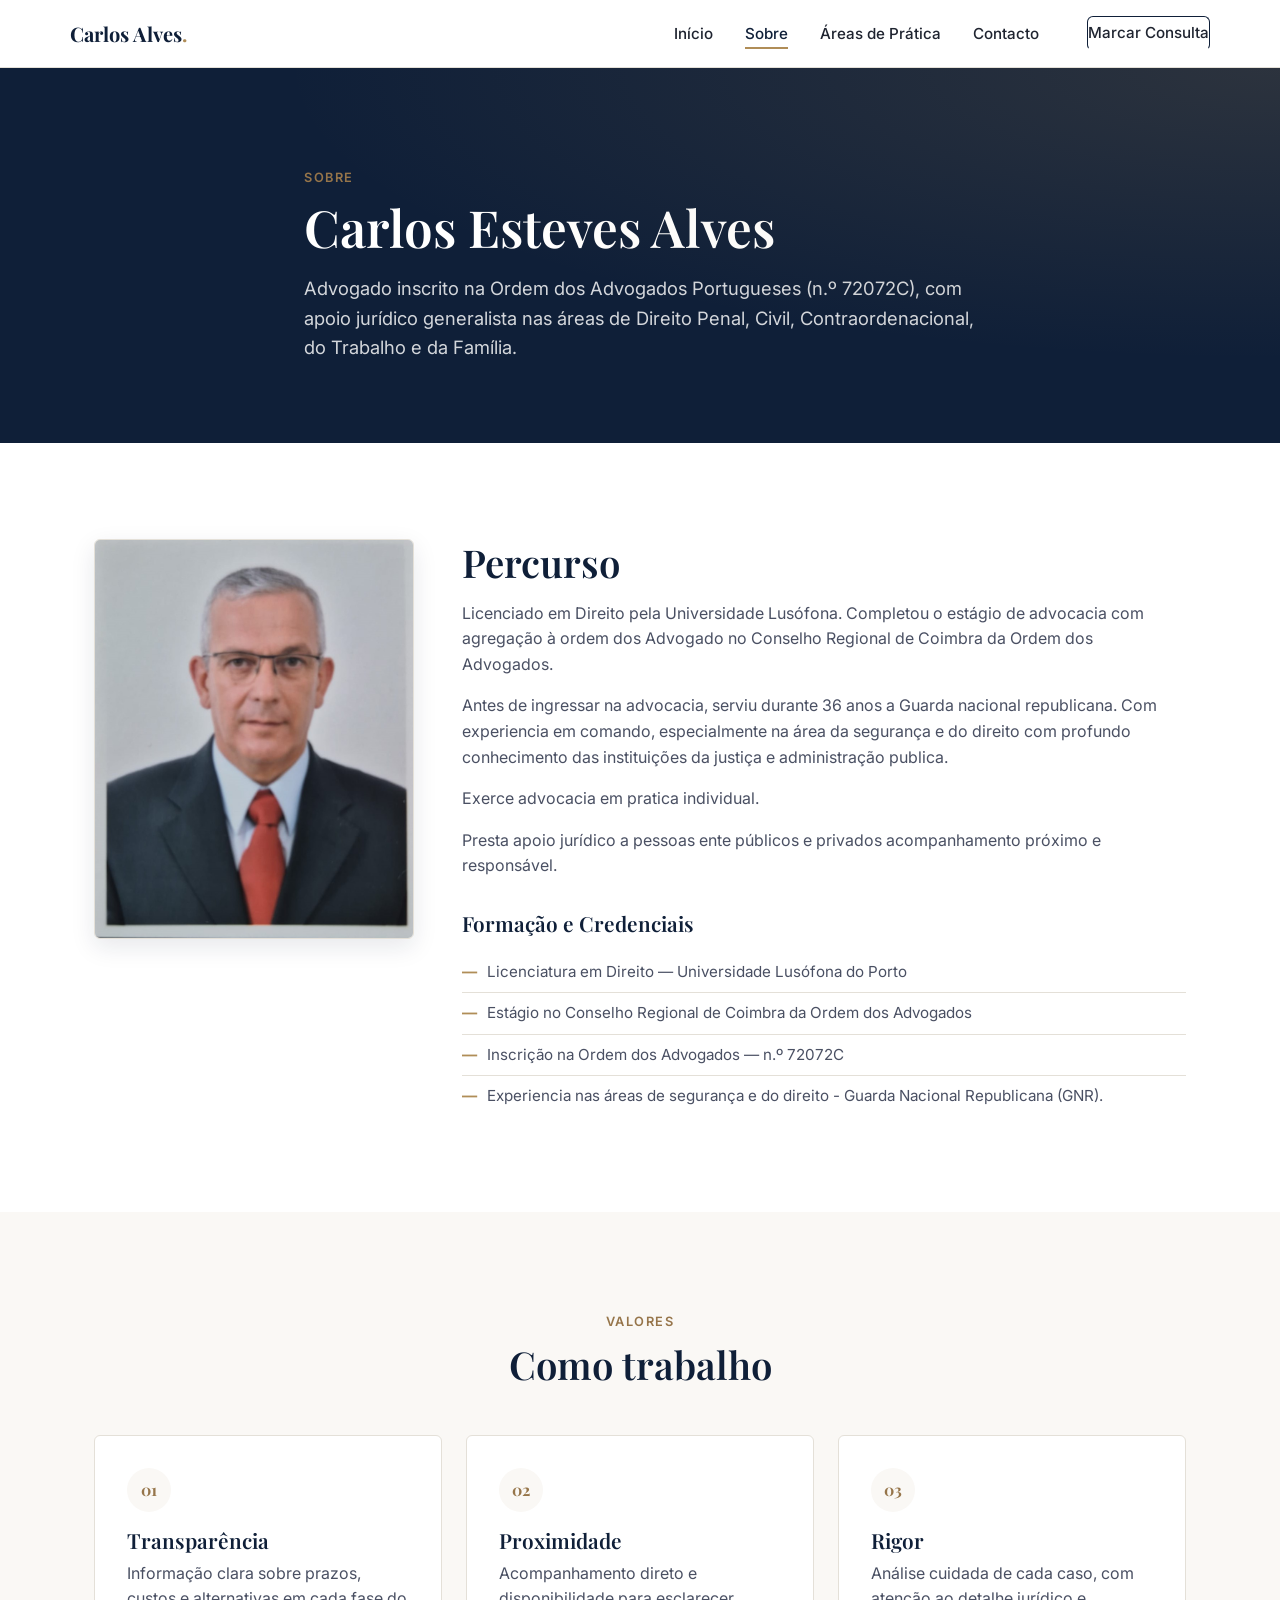
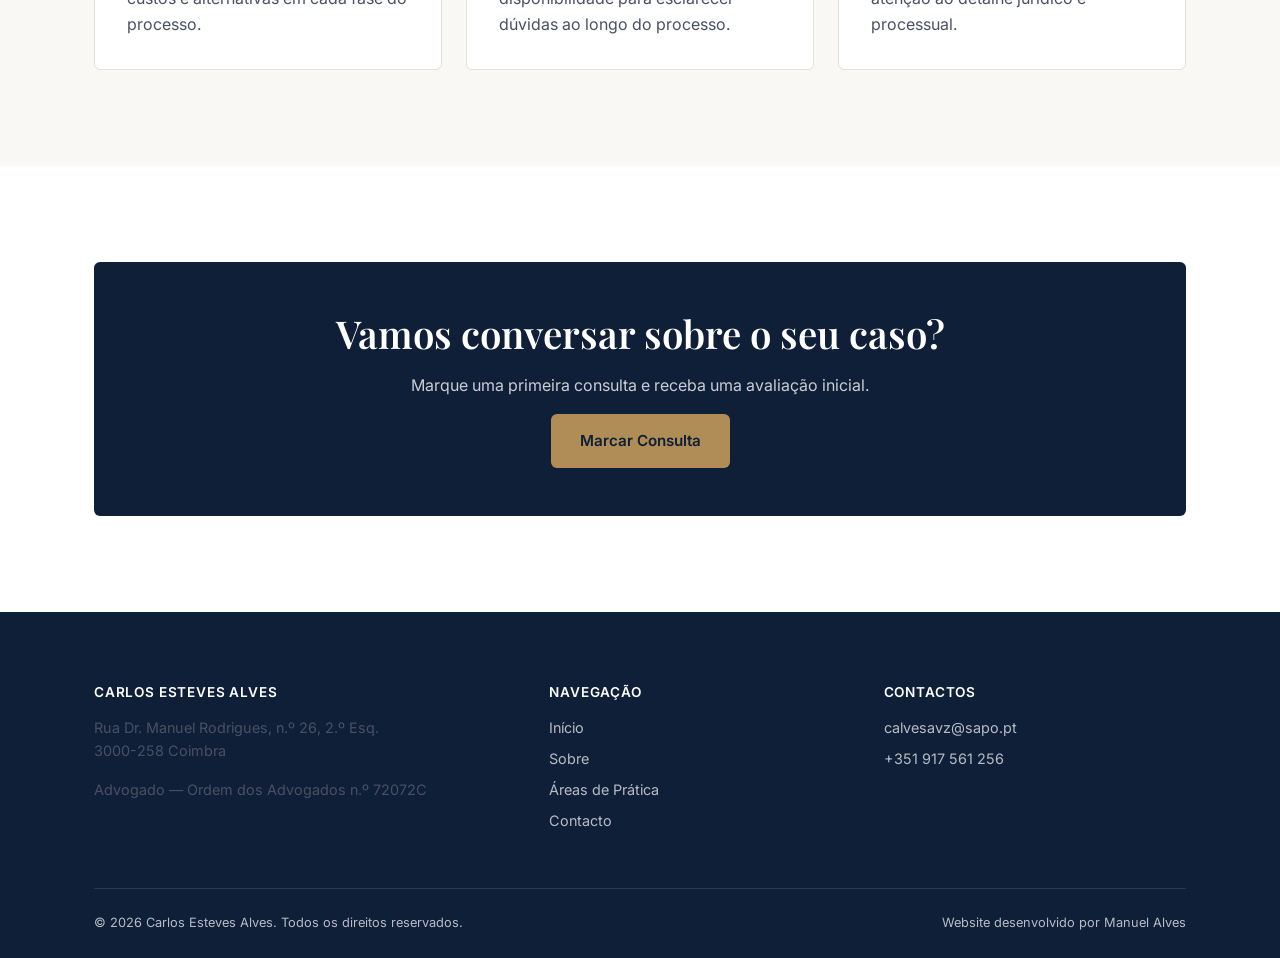
<file: site-advogado/sobre.html>
<!DOCTYPE html>
<html lang="pt-PT">
<head>
<meta charset="UTF-8">
<meta name="viewport" content="width=device-width, initial-scale=1.0">
<title>Sobre — Carlos Esteves Alves, Advogado</title>
<link rel="icon" type="image/x-icon" href="img/court.png">
<meta name="description" content="Conheça o percurso, formação e valores de Carlos Esteves Alves, advogado em Coimbra.">
<link rel="preconnect" href="https://fonts.googleapis.com">
<link rel="preconnect" href="https://fonts.gstatic.com" crossorigin>
<link href="https://fonts.googleapis.com/css2?family=Playfair+Display:wght@600;700&family=Inter:wght@400;500;600;700&display=swap" rel="stylesheet">
<link rel="stylesheet" href="css/style.css">
</head>
<body>

<header class="site-header">
  <div class="container nav">
    <a href="index.html" class="nav-brand">Carlos Alves<span>.</span></a>
    <button class="nav-toggle" id="nav-toggle" aria-label="Abrir menu" aria-expanded="false">
      <span></span><span></span><span></span>
    </button>
    <ul class="nav-links" id="nav-links">
      <li><a href="index.html">Início</a></li>
      <li><a href="sobre.html" aria-current="page">Sobre</a></li>
      <li><a href="areas-de-pratica.html">Áreas de Prática</a></li>
      <li><a href="contacto.html">Contacto</a></li>
      <li class="nav-cta"><a href="contacto.html" class="btn btn-outline-dark">Marcar Consulta</a></li>
    </ul>
  </div>
</header>

<section class="hero" style="padding-bottom: var(--space-5);">
  <div class="container hero-inner">
    <span class="eyebrow">Sobre</span>
    <h1>Carlos Esteves Alves</h1>
    <p class="lead">Advogado inscrito na Ordem dos Advogados Portugueses (n.º 72072C), com apoio jurídico generalista nas áreas de Direito Penal, Civil, Contraordenacional, do Trabalho e da Família.</p>
  </div>
</section>

<section class="section">
  <div class="container bio-layout">
    <img class="bio-photo" src="assets/carlos-esteves-alves.jpg" alt="Carlos Esteves Alves, Advogado">
    <div>
      <h2>Percurso</h2>
      <p>Licenciado em Direito pela Universidade Lusófona. Completou o estágio de advocacia com agregação à ordem dos Advogado no Conselho Regional de Coimbra da Ordem dos Advogados.</p>
      <p>Antes de ingressar na advocacia, serviu durante 36 anos a Guarda nacional republicana. Com experiencia em comando, especialmente na área da segurança e do direito com profundo conhecimento das instituições da justiça e administração publica.</p>
      <p>Exerce advocacia em pratica individual.</p>
      <p>Presta apoio jurídico a pessoas ente públicos e privados acompanhamento próximo e responsável.</p>

      <h3 style="margin-top: var(--space-4);">Formação e Credenciais</h3>
      <ul class="credential-list">
        <li>Licenciatura em Direito — Universidade Lusófona do Porto</li>
        <li>Estágio no Conselho Regional de Coimbra da Ordem dos Advogados</li>
        <li>Inscrição na Ordem dos Advogados — n.º 72072C</li>
        <li>Experiencia nas áreas de segurança e do direito - Guarda Nacional Republicana (GNR).</li>
      </ul>
    </div>
  </div>
</section>

<section class="section section--muted">
  <div class="container">
    <div class="section-head">
      <span class="eyebrow">Valores</span>
      <h2>Como trabalho</h2>
    </div>
    <div class="card-grid">
      <article class="card">
        <div class="card-icon">01</div>
        <h3>Transparência</h3>
        <p>Informação clara sobre prazos, custos e alternativas em cada fase do processo.</p>
      </article>
      <article class="card">
        <div class="card-icon">02</div>
        <h3>Proximidade</h3>
        <p>Acompanhamento direto e disponibilidade para esclarecer dúvidas ao longo do processo.</p>
      </article>
      <article class="card">
        <div class="card-icon">03</div>
        <h3>Rigor</h3>
        <p>Análise cuidada de cada caso, com atenção ao detalhe jurídico e processual.</p>
      </article>
    </div>
  </div>
</section>

<!-- ============================================================ -->
<!-- CTA FINAL                                                     -->
<!-- ============================================================ -->
<section class="section">
  <div class="container">
    <div class="cta-band">
      <h2>Vamos conversar sobre o seu caso?</h2>
      <p>Marque uma primeira consulta e receba uma avaliação inicial.</p>
      <a href="contacto.html" class="btn btn-primary">Marcar Consulta</a>
    </div>
  </div>
</section>

<footer class="site-footer">
  <div class="container">
    <div class="footer-grid">
      <div>
        <h4>Carlos Esteves Alves</h4>
        <p>Rua Dr. Manuel Rodrigues, n.º 26, 2.º Esq.<br>3000-258 Coimbra</p>
        <p>Advogado — Ordem dos Advogados n.º 72072C</p>
      </div>
      <div>
        <h4>Navegação</h4>
        <ul>
          <li><a href="index.html">Início</a></li>
          <li><a href="sobre.html">Sobre</a></li>
          <li><a href="areas-de-pratica.html">Áreas de Prática</a></li>
          <li><a href="contacto.html">Contacto</a></li>
        </ul>
      </div>
      <div>
        <h4>Contactos</h4>
        <ul>
          <li><a href="mailto:calvesavz@sapo.pt">calvesavz@sapo.pt</a></li>
          <li><a href="tel:+351917561256">+351 917 561 256</a></li>
        </ul>
      </div>
    </div>
    <div class="footer-bottom">
      <span>© <span id="year"></span> Carlos Esteves Alves. Todos os direitos reservados.</span>
      <span>Website desenvolvido por Manuel Alves</span>
    </div>
  </div>
</footer>

<script src="js/main.js"></script>
</body>
</html>
</file>
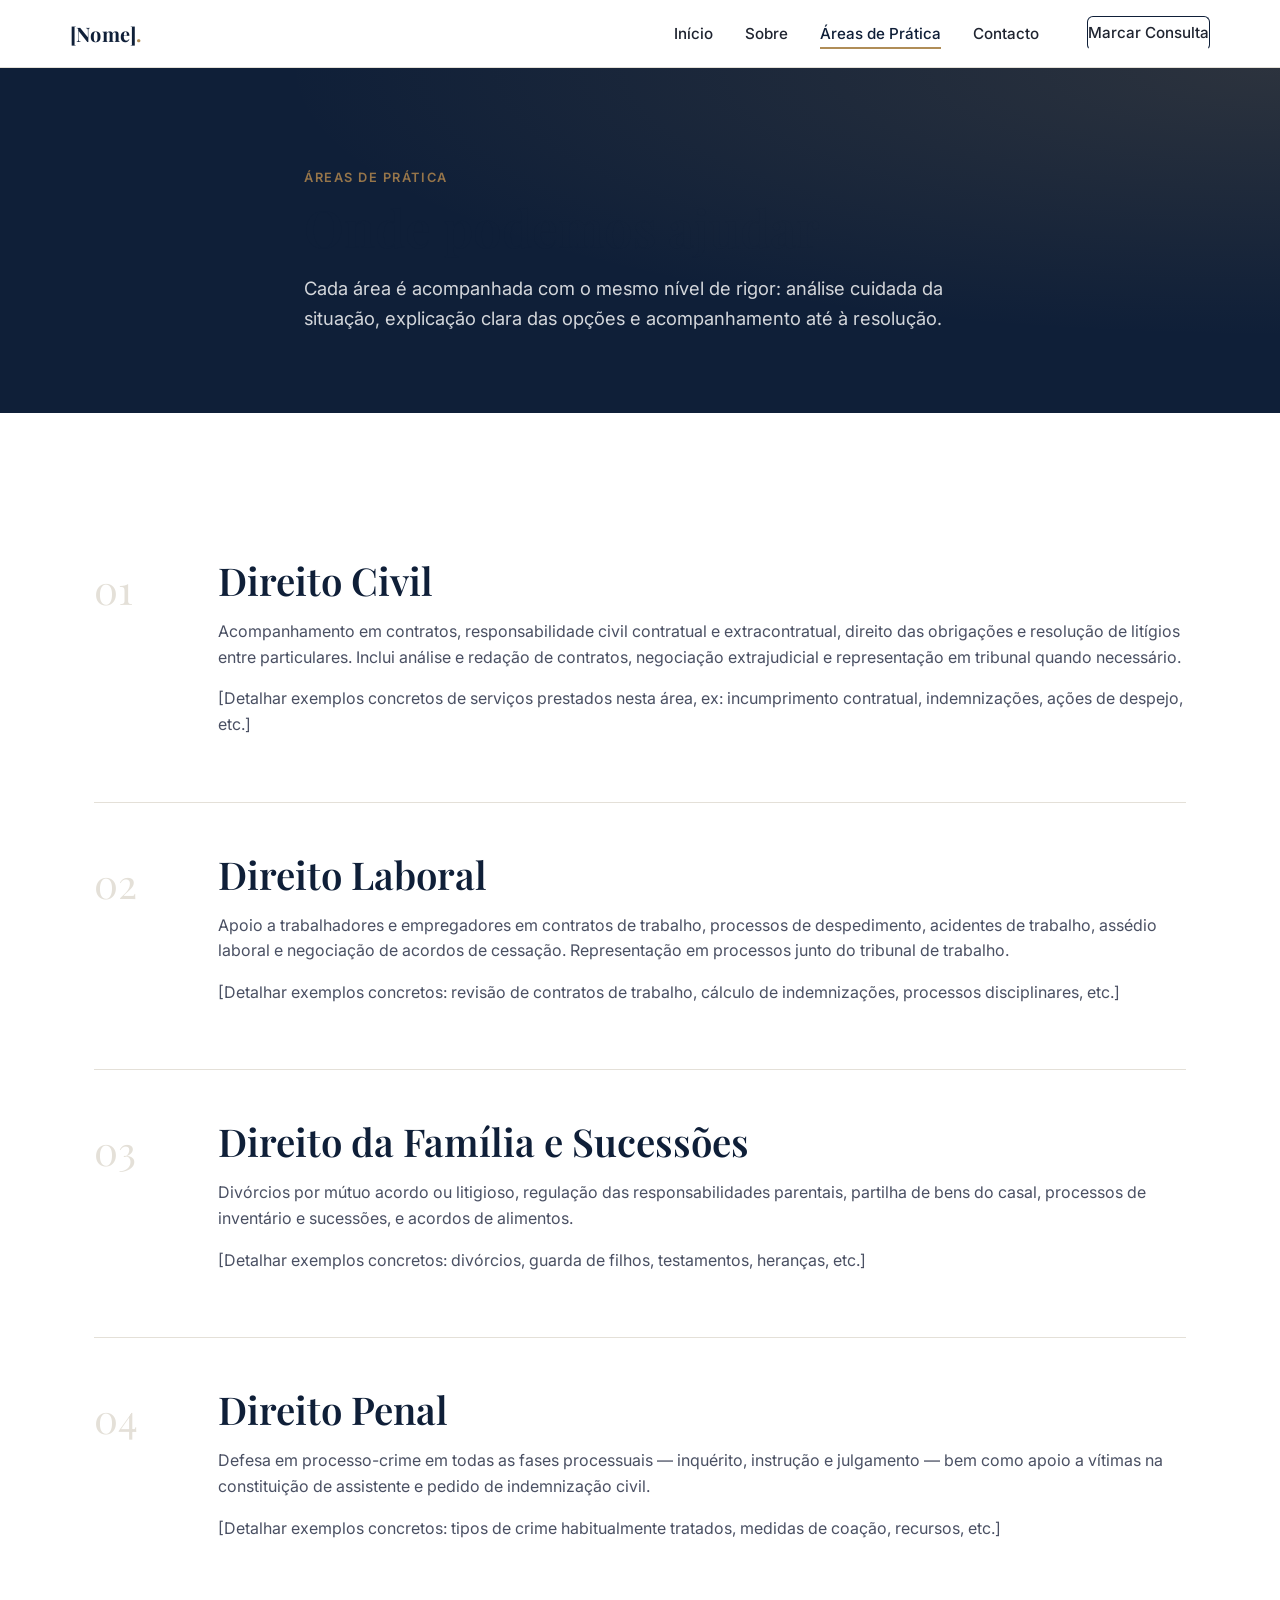
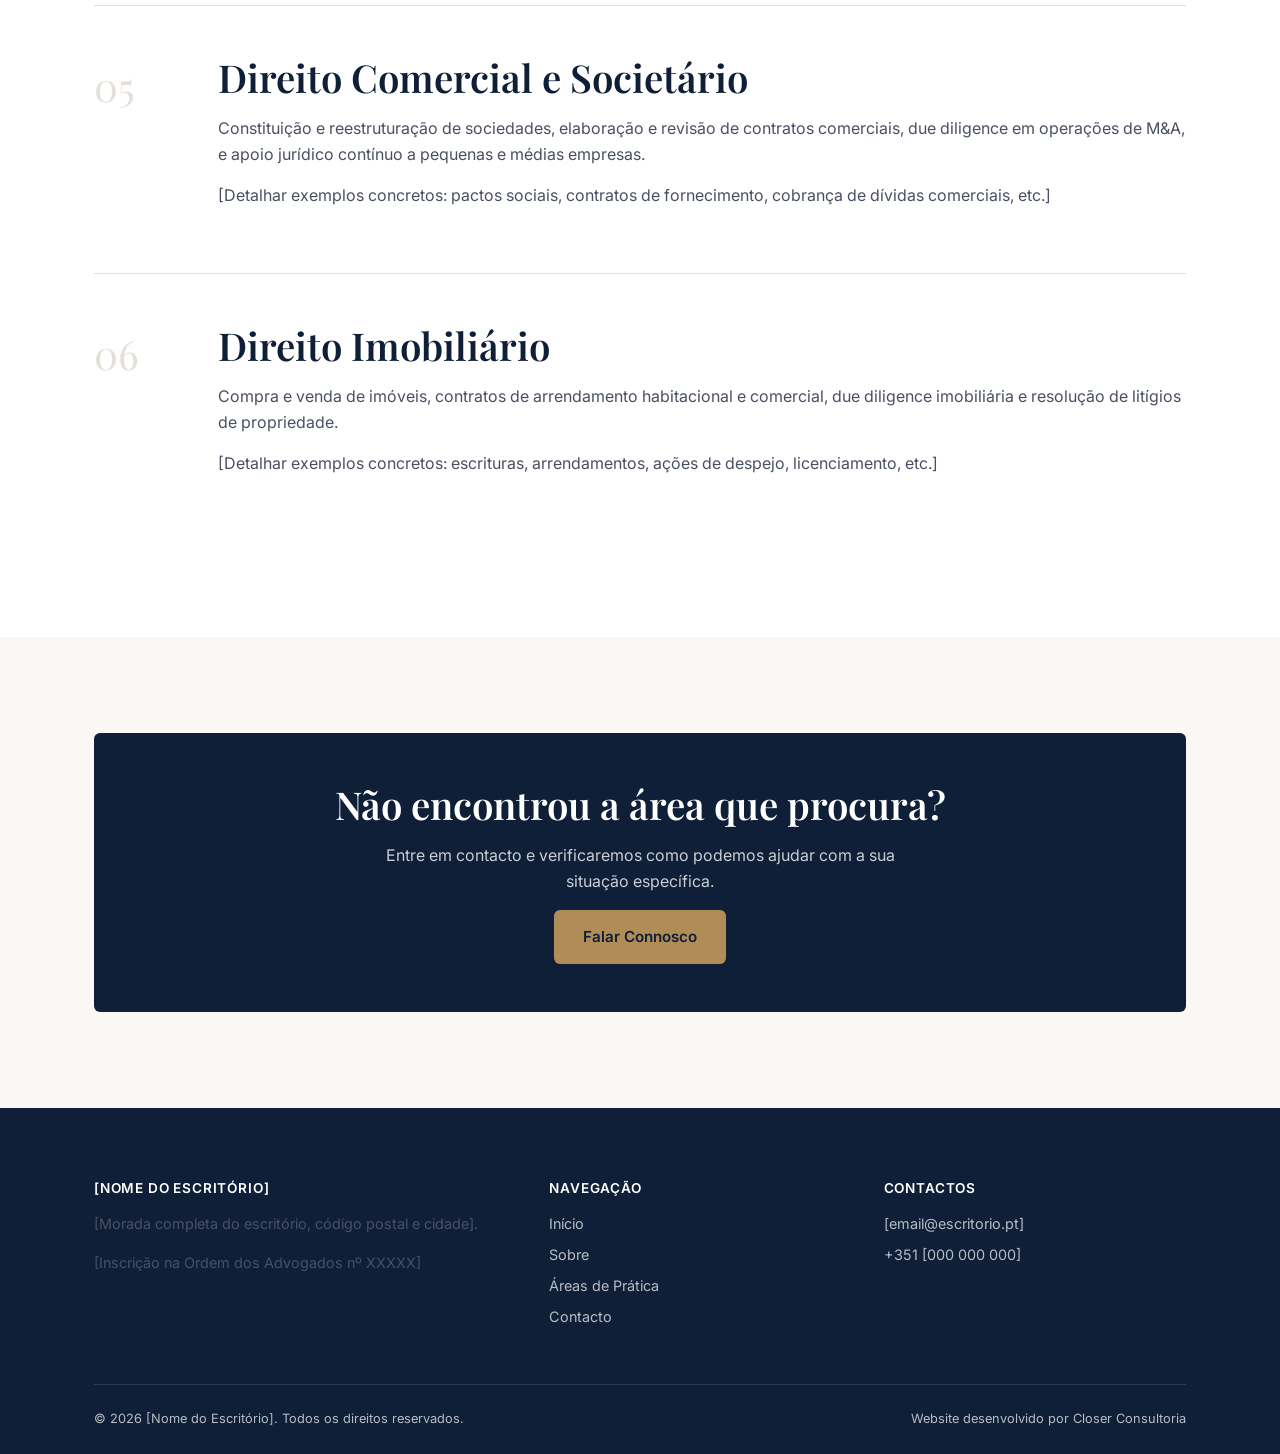
<file: site-advogado/site-advogado/areas-de-pratica.html>
<!DOCTYPE html>
<html lang="pt-PT">
<head>
<meta charset="UTF-8">
<meta name="viewport" content="width=device-width, initial-scale=1.0">
<title>Áreas de Prática — [Nome do Escritório]</title>
<meta name="description" content="Direito Civil, Laboral, Família, Penal, Comercial e Imobiliário — serviços jurídicos de [Nome do Escritório] em [Cidade].">
<link rel="preconnect" href="https://fonts.googleapis.com">
<link rel="preconnect" href="https://fonts.gstatic.com" crossorigin>
<link href="https://fonts.googleapis.com/css2?family=Playfair+Display:wght@600;700&family=Inter:wght@400;500;600;700&display=swap" rel="stylesheet">
<link rel="stylesheet" href="css/style.css">
</head>
<body>

<header class="site-header">
  <div class="container nav">
    <a href="index.html" class="nav-brand">[Nome]<span>.</span></a>
    <button class="nav-toggle" id="nav-toggle" aria-label="Abrir menu" aria-expanded="false">
      <span></span><span></span><span></span>
    </button>
    <ul class="nav-links" id="nav-links">
      <li><a href="index.html">Início</a></li>
      <li><a href="sobre.html">Sobre</a></li>
      <li><a href="areas-de-pratica.html" aria-current="page">Áreas de Prática</a></li>
      <li><a href="contacto.html">Contacto</a></li>
      <li class="nav-cta"><a href="contacto.html" class="btn btn-outline-dark">Marcar Consulta</a></li>
    </ul>
  </div>
</header>

<section class="hero" style="padding-bottom: var(--space-5);">
  <div class="container hero-inner">
    <span class="eyebrow">Áreas de Prática</span>
    <h1>Onde podemos ajudar</h1>
    <p class="lead">Cada área é acompanhada com o mesmo nível de rigor: análise cuidada da situação, explicação clara das opções e acompanhamento até à resolução.</p>
  </div>
</section>

<!-- ============================================================ -->
<!-- LISTA DETALHADA DE ÁREAS                                      -->
<!-- ============================================================ -->
<section class="section">
  <div class="container">

    <div class="practice-block" id="civil">
      <span class="practice-number">01</span>
      <div>
        <h2>Direito Civil</h2>
        <p>Acompanhamento em contratos, responsabilidade civil contratual e extracontratual, direito das obrigações e resolução de litígios entre particulares. Inclui análise e redação de contratos, negociação extrajudicial e representação em tribunal quando necessário.</p>
        <p>[Detalhar exemplos concretos de serviços prestados nesta área, ex: incumprimento contratual, indemnizações, ações de despejo, etc.]</p>
      </div>
    </div>

    <div class="practice-block" id="laboral">
      <span class="practice-number">02</span>
      <div>
        <h2>Direito Laboral</h2>
        <p>Apoio a trabalhadores e empregadores em contratos de trabalho, processos de despedimento, acidentes de trabalho, assédio laboral e negociação de acordos de cessação. Representação em processos junto do tribunal de trabalho.</p>
        <p>[Detalhar exemplos concretos: revisão de contratos de trabalho, cálculo de indemnizações, processos disciplinares, etc.]</p>
      </div>
    </div>

    <div class="practice-block" id="familia">
      <span class="practice-number">03</span>
      <div>
        <h2>Direito da Família e Sucessões</h2>
        <p>Divórcios por mútuo acordo ou litigioso, regulação das responsabilidades parentais, partilha de bens do casal, processos de inventário e sucessões, e acordos de alimentos.</p>
        <p>[Detalhar exemplos concretos: divórcios, guarda de filhos, testamentos, heranças, etc.]</p>
      </div>
    </div>

    <div class="practice-block" id="penal">
      <span class="practice-number">04</span>
      <div>
        <h2>Direito Penal</h2>
        <p>Defesa em processo-crime em todas as fases processuais — inquérito, instrução e julgamento — bem como apoio a vítimas na constituição de assistente e pedido de indemnização civil.</p>
        <p>[Detalhar exemplos concretos: tipos de crime habitualmente tratados, medidas de coação, recursos, etc.]</p>
      </div>
    </div>

    <div class="practice-block" id="comercial">
      <span class="practice-number">05</span>
      <div>
        <h2>Direito Comercial e Societário</h2>
        <p>Constituição e reestruturação de sociedades, elaboração e revisão de contratos comerciais, due diligence em operações de M&amp;A, e apoio jurídico contínuo a pequenas e médias empresas.</p>
        <p>[Detalhar exemplos concretos: pactos sociais, contratos de fornecimento, cobrança de dívidas comerciais, etc.]</p>
      </div>
    </div>

    <div class="practice-block" id="imobiliario">
      <span class="practice-number">06</span>
      <div>
        <h2>Direito Imobiliário</h2>
        <p>Compra e venda de imóveis, contratos de arrendamento habitacional e comercial, due diligence imobiliária e resolução de litígios de propriedade.</p>
        <p>[Detalhar exemplos concretos: escrituras, arrendamentos, ações de despejo, licenciamento, etc.]</p>
      </div>
    </div>

  </div>
</section>

<section class="section section--muted">
  <div class="container">
    <div class="cta-band" style="background: var(--color-navy-900);">
      <h2>Não encontrou a área que procura?</h2>
      <p>Entre em contacto e verificaremos como podemos ajudar com a sua situação específica.</p>
      <a href="contacto.html" class="btn btn-primary">Falar Connosco</a>
    </div>
  </div>
</section>

<footer class="site-footer">
  <div class="container">
    <div class="footer-grid">
      <div>
        <h4>[Nome do Escritório]</h4>
        <p>[Morada completa do escritório, código postal e cidade].</p>
        <p>[Inscrição na Ordem dos Advogados nº XXXXX]</p>
      </div>
      <div>
        <h4>Navegação</h4>
        <ul>
          <li><a href="index.html">Início</a></li>
          <li><a href="sobre.html">Sobre</a></li>
          <li><a href="areas-de-pratica.html">Áreas de Prática</a></li>
          <li><a href="contacto.html">Contacto</a></li>
        </ul>
      </div>
      <div>
        <h4>Contactos</h4>
        <ul>
          <li><a href="mailto:[email@escritorio.pt]">[email@escritorio.pt]</a></li>
          <li><a href="tel:+351000000000">+351 [000 000 000]</a></li>
        </ul>
      </div>
    </div>
    <div class="footer-bottom">
      <span>© <span id="year"></span> [Nome do Escritório]. Todos os direitos reservados.</span>
      <span>Website desenvolvido por Closer Consultoria</span>
    </div>
  </div>
</footer>

<script src="js/main.js"></script>
</body>
</html>
</file>
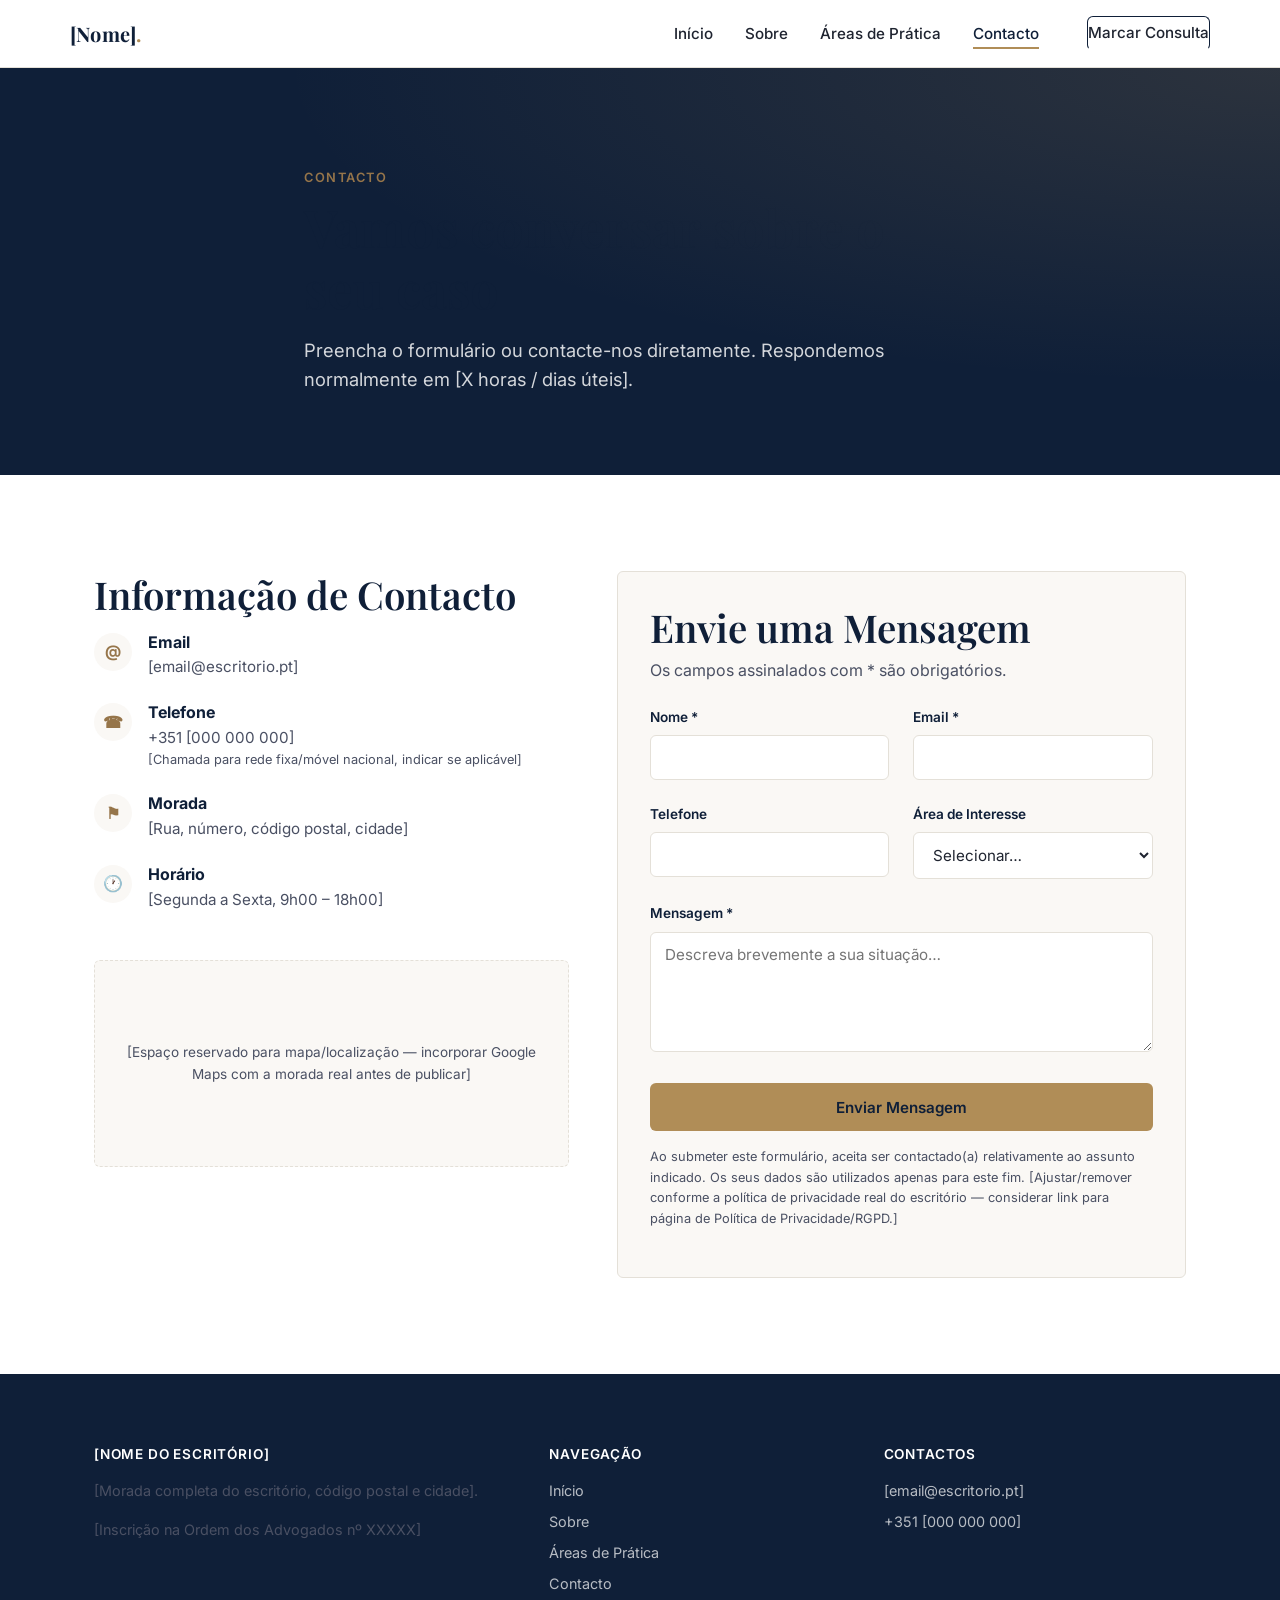
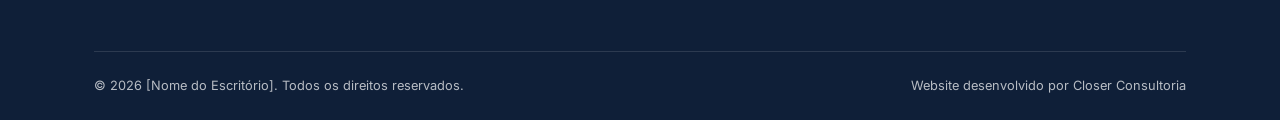
<file: site-advogado/site-advogado/contacto.html>
<!DOCTYPE html>
<html lang="pt-PT">
<head>
<meta charset="UTF-8">
<meta name="viewport" content="width=device-width, initial-scale=1.0">
<title>Contacto — [Nome do Escritório]</title>
<meta name="description" content="Marque uma consulta com [Nome do Escritório] em [Cidade]. Telefone, email e formulário de contacto.">
<link rel="preconnect" href="https://fonts.googleapis.com">
<link rel="preconnect" href="https://fonts.gstatic.com" crossorigin>
<link href="https://fonts.googleapis.com/css2?family=Playfair+Display:wght@600;700&family=Inter:wght@400;500;600;700&display=swap" rel="stylesheet">
<link rel="stylesheet" href="css/style.css">
</head>
<body>

<header class="site-header">
  <div class="container nav">
    <a href="index.html" class="nav-brand">[Nome]<span>.</span></a>
    <button class="nav-toggle" id="nav-toggle" aria-label="Abrir menu" aria-expanded="false">
      <span></span><span></span><span></span>
    </button>
    <ul class="nav-links" id="nav-links">
      <li><a href="index.html">Início</a></li>
      <li><a href="sobre.html">Sobre</a></li>
      <li><a href="areas-de-pratica.html">Áreas de Prática</a></li>
      <li><a href="contacto.html" aria-current="page">Contacto</a></li>
      <li class="nav-cta"><a href="contacto.html" class="btn btn-outline-dark">Marcar Consulta</a></li>
    </ul>
  </div>
</header>

<section class="hero" style="padding-bottom: var(--space-5);">
  <div class="container hero-inner">
    <span class="eyebrow">Contacto</span>
    <h1>Vamos conversar sobre o seu caso</h1>
    <p class="lead">Preencha o formulário ou contacte-nos diretamente. Respondemos normalmente em [X horas / dias úteis].</p>
  </div>
</section>

<!-- ============================================================ -->
<!-- INFO + FORMULÁRIO                                             -->
<!-- ============================================================ -->
<section class="section">
  <div class="container contact-layout">

    <!-- Informação de contacto -->
    <div>
      <h2>Informação de Contacto</h2>

      <div class="contact-info-item">
        <span class="icon" aria-hidden="true">@</span>
        <div>
          <h4>Email</h4>
          <p><a href="mailto:[email@escritorio.pt]">[email@escritorio.pt]</a></p>
        </div>
      </div>

      <div class="contact-info-item">
        <span class="icon" aria-hidden="true">☎</span>
        <div>
          <h4>Telefone</h4>
          <p><a href="tel:+351000000000">+351 [000 000 000]</a></p>
          <p style="font-size: 0.8rem;">[Chamada para rede fixa/móvel nacional, indicar se aplicável]</p>
        </div>
      </div>

      <div class="contact-info-item">
        <span class="icon" aria-hidden="true">⚑</span>
        <div>
          <h4>Morada</h4>
          <p>[Rua, número, código postal, cidade]</p>
        </div>
      </div>

      <div class="contact-info-item">
        <span class="icon" aria-hidden="true">🕐</span>
        <div>
          <h4>Horário</h4>
          <p>[Segunda a Sexta, 9h00 – 18h00]</p>
        </div>
      </div>

      <div class="map-placeholder">
        [Espaço reservado para mapa/localização — incorporar Google Maps com a morada real antes de publicar]
      </div>
    </div>

    <!-- Formulário -->
    <div class="form-card">
      <h2 style="margin-bottom: var(--space-1);">Envie uma Mensagem</h2>
      <p style="margin-bottom: var(--space-3);">Os campos assinalados com * são obrigatórios.</p>

      <!--
        FORMULÁRIO — ver README.md para a configuração completa.

        1. Criar conta gratuita em https://formspree.io
        2. Criar um formulário associado ao email de destino desejado
        3. Substituir "YOUR_FORM_ID" abaixo pelo ID fornecido pelo Formspree
        4. O email de destino pode ser trocado depois diretamente no
           painel do Formspree, sem editar este ficheiro.
      -->
      <form id="contact-form" action="https://formspree.io/f/YOUR_FORM_ID" method="POST">

        <div class="form-two-col">
          <div class="form-row">
            <label for="name">Nome *</label>
            <input type="text" id="name" name="name" required autocomplete="name">
          </div>
          <div class="form-row">
            <label for="email">Email *</label>
            <input type="email" id="email" name="email" required autocomplete="email">
          </div>
        </div>

        <div class="form-two-col">
          <div class="form-row">
            <label for="phone">Telefone</label>
            <input type="tel" id="phone" name="phone" autocomplete="tel">
          </div>
          <div class="form-row">
            <label for="subject">Área de Interesse</label>
            <select id="subject" name="subject">
              <option value="">Selecionar…</option>
              <option value="Direito Civil">Direito Civil</option>
              <option value="Direito Laboral">Direito Laboral</option>
              <option value="Direito da Família">Direito da Família</option>
              <option value="Direito Penal">Direito Penal</option>
              <option value="Direito Comercial e Societário">Direito Comercial e Societário</option>
              <option value="Direito Imobiliário">Direito Imobiliário</option>
              <option value="Outro">Outro</option>
            </select>
          </div>
        </div>

        <div class="form-row">
          <label for="message">Mensagem *</label>
          <textarea id="message" name="message" required placeholder="Descreva brevemente a sua situação…"></textarea>
        </div>

        <!-- Campo "honeypot" anti-spam: invisível para pessoas, apanha bots -->
        <div class="form-honeypot" aria-hidden="true">
          <label for="_gotcha">Não preencher este campo</label>
          <input type="text" id="_gotcha" name="_gotcha" tabindex="-1" autocomplete="off">
        </div>

        <!-- Linha de assunto do email recebido -->
        <input type="hidden" name="_subject" value="Novo contacto via website — [Nome do Escritório]">

        <button type="submit" class="btn btn-primary" style="width: 100%;">Enviar Mensagem</button>

        <div class="form-status" id="form-status" role="status" aria-live="polite"></div>

        <p class="form-note">Ao submeter este formulário, aceita ser contactado(a) relativamente ao assunto indicado. Os seus dados são utilizados apenas para este fim. [Ajustar/remover conforme a política de privacidade real do escritório — considerar link para página de Política de Privacidade/RGPD.]</p>
      </form>
    </div>

  </div>
</section>

<footer class="site-footer">
  <div class="container">
    <div class="footer-grid">
      <div>
        <h4>[Nome do Escritório]</h4>
        <p>[Morada completa do escritório, código postal e cidade].</p>
        <p>[Inscrição na Ordem dos Advogados nº XXXXX]</p>
      </div>
      <div>
        <h4>Navegação</h4>
        <ul>
          <li><a href="index.html">Início</a></li>
          <li><a href="sobre.html">Sobre</a></li>
          <li><a href="areas-de-pratica.html">Áreas de Prática</a></li>
          <li><a href="contacto.html">Contacto</a></li>
        </ul>
      </div>
      <div>
        <h4>Contactos</h4>
        <ul>
          <li><a href="mailto:[email@escritorio.pt]">[email@escritorio.pt]</a></li>
          <li><a href="tel:+351000000000">+351 [000 000 000]</a></li>
        </ul>
      </div>
    </div>
    <div class="footer-bottom">
      <span>© <span id="year"></span> [Nome do Escritório]. Todos os direitos reservados.</span>
      <span>Website desenvolvido por Closer Consultoria</span>
    </div>
  </div>
</footer>

<script src="js/main.js"></script>
</body>
</html>
</file>
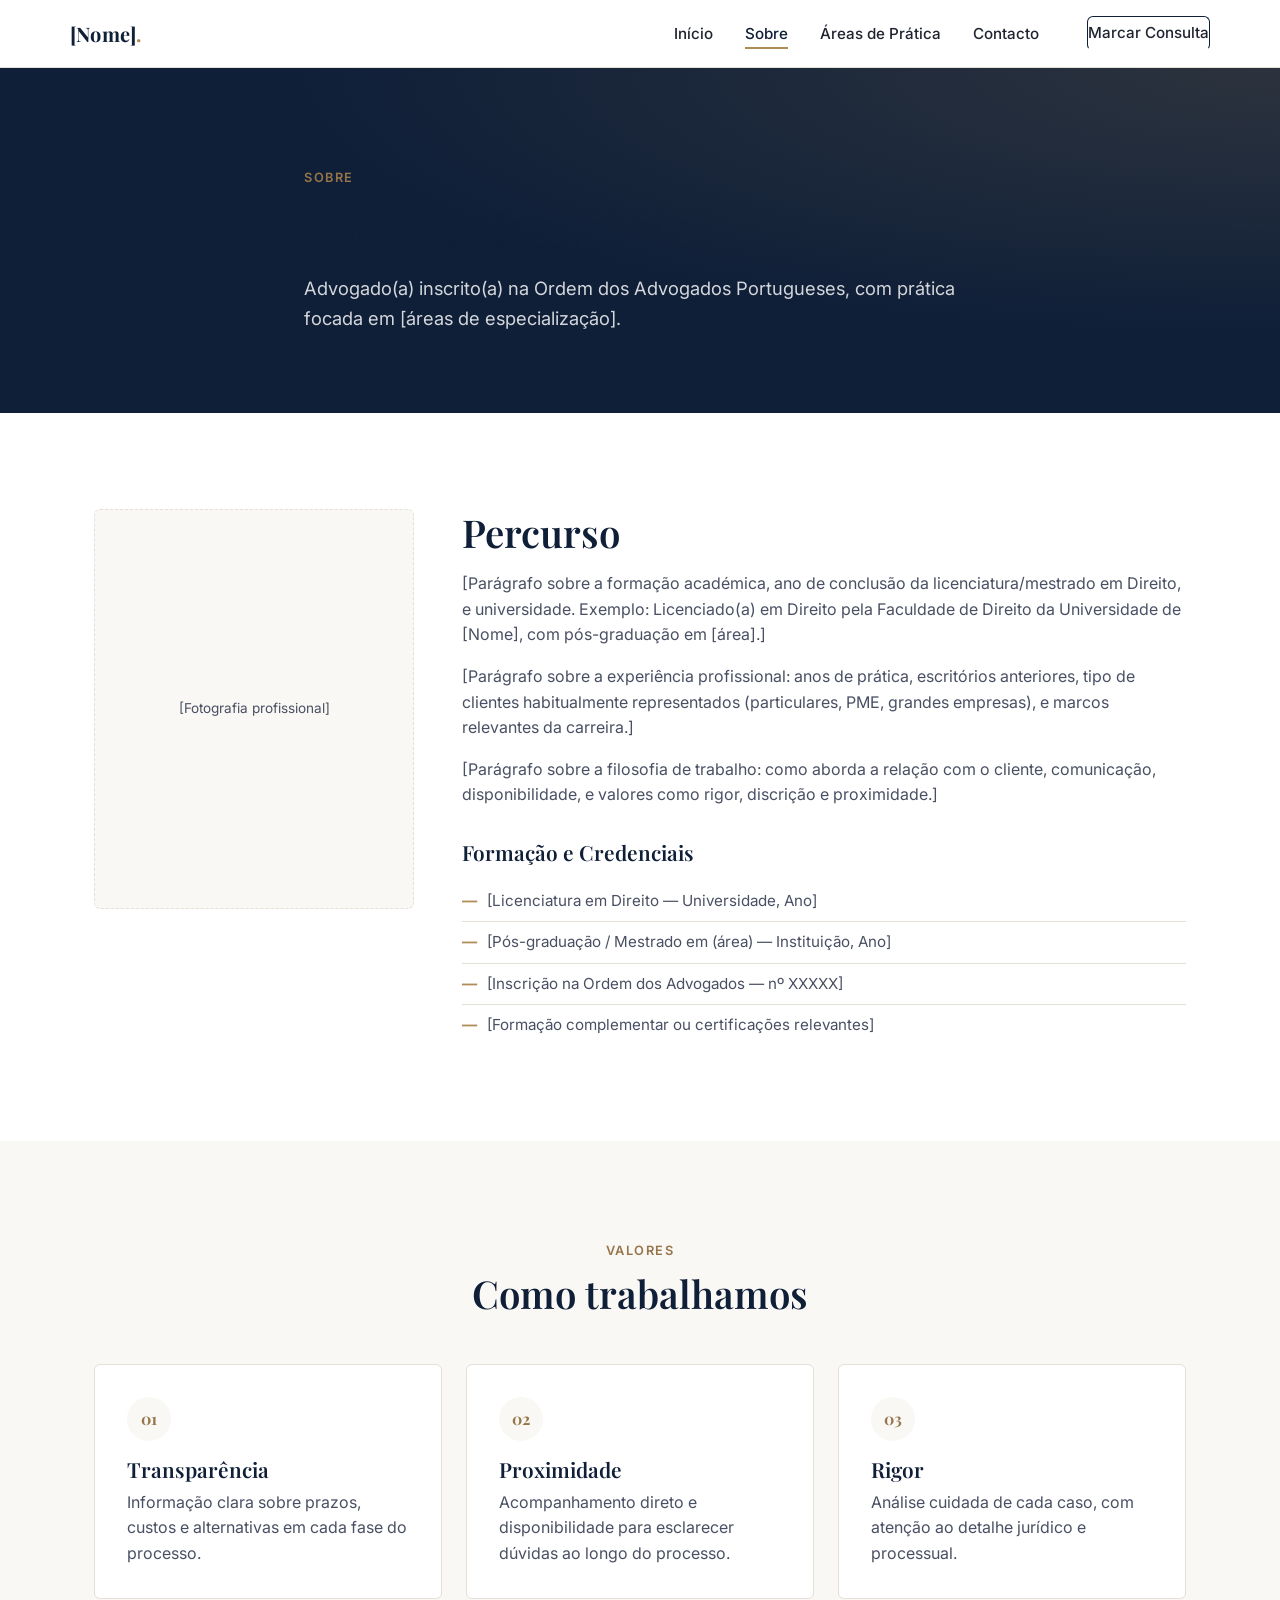
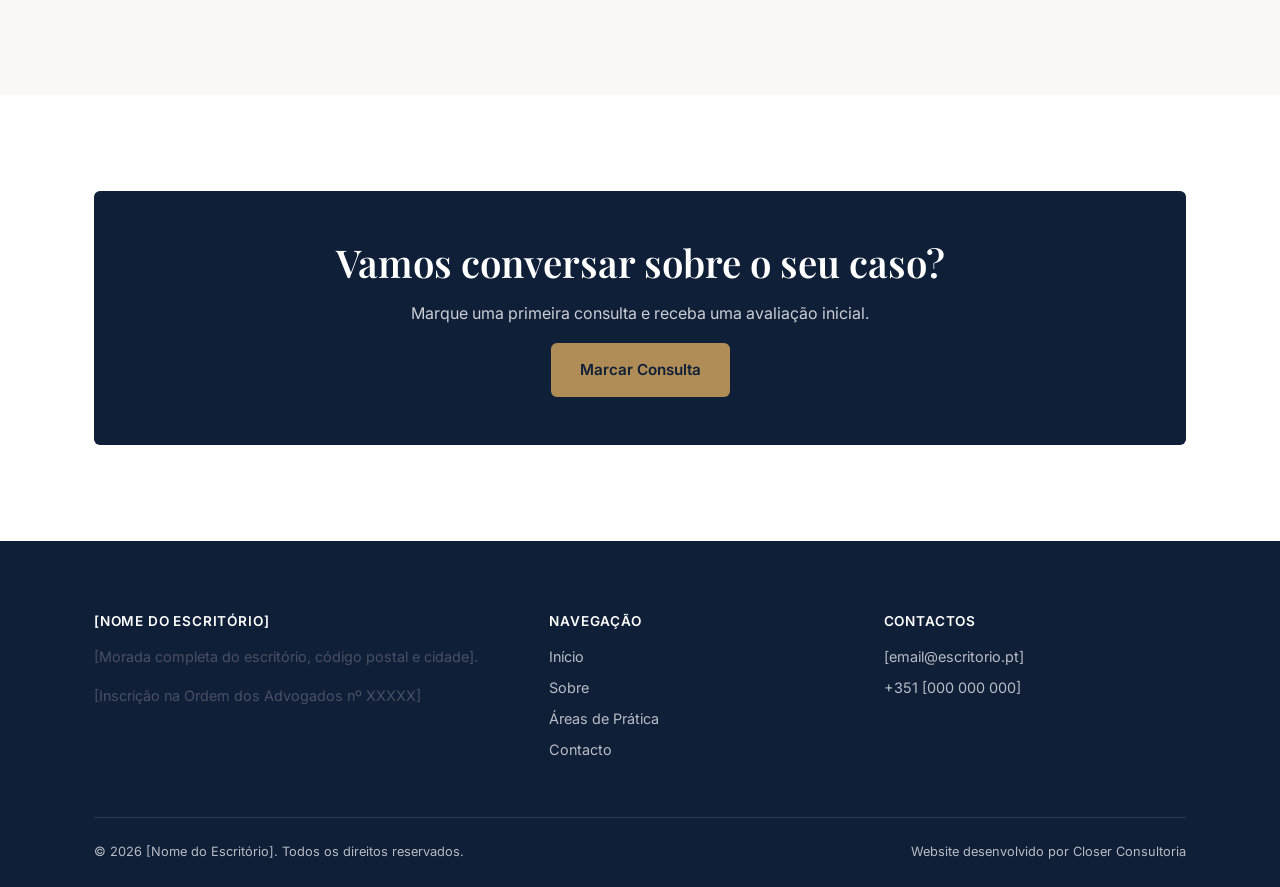
<file: site-advogado/site-advogado/sobre.html>
<!DOCTYPE html>
<html lang="pt-PT">
<head>
<meta charset="UTF-8">
<meta name="viewport" content="width=device-width, initial-scale=1.0">
<title>Sobre — [Nome do Escritório]</title>
<meta name="description" content="Conheça o percurso, formação e valores de [Nome Completo], advogado(a) em [Cidade].">
<link rel="preconnect" href="https://fonts.googleapis.com">
<link rel="preconnect" href="https://fonts.gstatic.com" crossorigin>
<link href="https://fonts.googleapis.com/css2?family=Playfair+Display:wght@600;700&family=Inter:wght@400;500;600;700&display=swap" rel="stylesheet">
<link rel="stylesheet" href="css/style.css">
</head>
<body>

<header class="site-header">
  <div class="container nav">
    <a href="index.html" class="nav-brand">[Nome]<span>.</span></a>
    <button class="nav-toggle" id="nav-toggle" aria-label="Abrir menu" aria-expanded="false">
      <span></span><span></span><span></span>
    </button>
    <ul class="nav-links" id="nav-links">
      <li><a href="index.html">Início</a></li>
      <li><a href="sobre.html" aria-current="page">Sobre</a></li>
      <li><a href="areas-de-pratica.html">Áreas de Prática</a></li>
      <li><a href="contacto.html">Contacto</a></li>
      <li class="nav-cta"><a href="contacto.html" class="btn btn-outline-dark">Marcar Consulta</a></li>
    </ul>
  </div>
</header>

<!-- ============================================================ -->
<!-- CABEÇALHO DA PÁGINA                                           -->
<!-- ============================================================ -->
<section class="hero" style="padding-bottom: var(--space-5);">
  <div class="container hero-inner">
    <span class="eyebrow">Sobre</span>
    <h1>[Nome Completo]</h1>
    <p class="lead">Advogado(a) inscrito(a) na Ordem dos Advogados Portugueses, com prática focada em [áreas de especialização].</p>
  </div>
</section>

<!-- ============================================================ -->
<!-- BIOGRAFIA                                                     -->
<!-- ============================================================ -->
<section class="section">
  <div class="container bio-layout">
    <div class="bio-photo">[Fotografia profissional]</div>
    <div>
      <h2>Percurso</h2>
      <p>[Parágrafo sobre a formação académica, ano de conclusão da licenciatura/mestrado em Direito, e universidade. Exemplo: Licenciado(a) em Direito pela Faculdade de Direito da Universidade de [Nome], com pós-graduação em [área].]</p>
      <p>[Parágrafo sobre a experiência profissional: anos de prática, escritórios anteriores, tipo de clientes habitualmente representados (particulares, PME, grandes empresas), e marcos relevantes da carreira.]</p>
      <p>[Parágrafo sobre a filosofia de trabalho: como aborda a relação com o cliente, comunicação, disponibilidade, e valores como rigor, discrição e proximidade.]</p>

      <h3 style="margin-top: var(--space-4);">Formação e Credenciais</h3>
      <ul class="credential-list">
        <li>[Licenciatura em Direito — Universidade, Ano]</li>
        <li>[Pós-graduação / Mestrado em (área) — Instituição, Ano]</li>
        <li>[Inscrição na Ordem dos Advogados — nº XXXXX]</li>
        <li>[Formação complementar ou certificações relevantes]</li>
      </ul>
    </div>
  </div>
</section>

<!-- ============================================================ -->
<!-- VALORES                                                       -->
<!-- ============================================================ -->
<section class="section section--muted">
  <div class="container">
    <div class="section-head">
      <span class="eyebrow">Valores</span>
      <h2>Como trabalhamos</h2>
    </div>
    <div class="card-grid">
      <article class="card">
        <div class="card-icon">01</div>
        <h3>Transparência</h3>
        <p>Informação clara sobre prazos, custos e alternativas em cada fase do processo.</p>
      </article>
      <article class="card">
        <div class="card-icon">02</div>
        <h3>Proximidade</h3>
        <p>Acompanhamento direto e disponibilidade para esclarecer dúvidas ao longo do processo.</p>
      </article>
      <article class="card">
        <div class="card-icon">03</div>
        <h3>Rigor</h3>
        <p>Análise cuidada de cada caso, com atenção ao detalhe jurídico e processual.</p>
      </article>
    </div>
  </div>
</section>

<!-- ============================================================ -->
<!-- CTA FINAL                                                     -->
<!-- ============================================================ -->
<section class="section">
  <div class="container">
    <div class="cta-band">
      <h2>Vamos conversar sobre o seu caso?</h2>
      <p>Marque uma primeira consulta e receba uma avaliação inicial.</p>
      <a href="contacto.html" class="btn btn-primary">Marcar Consulta</a>
    </div>
  </div>
</section>

<footer class="site-footer">
  <div class="container">
    <div class="footer-grid">
      <div>
        <h4>[Nome do Escritório]</h4>
        <p>[Morada completa do escritório, código postal e cidade].</p>
        <p>[Inscrição na Ordem dos Advogados nº XXXXX]</p>
      </div>
      <div>
        <h4>Navegação</h4>
        <ul>
          <li><a href="index.html">Início</a></li>
          <li><a href="sobre.html">Sobre</a></li>
          <li><a href="areas-de-pratica.html">Áreas de Prática</a></li>
          <li><a href="contacto.html">Contacto</a></li>
        </ul>
      </div>
      <div>
        <h4>Contactos</h4>
        <ul>
          <li><a href="mailto:[email@escritorio.pt]">[email@escritorio.pt]</a></li>
          <li><a href="tel:+351000000000">+351 [000 000 000]</a></li>
        </ul>
      </div>
    </div>
    <div class="footer-bottom">
      <span>© <span id="year"></span> [Nome do Escritório]. Todos os direitos reservados.</span>
      <span>Website desenvolvido por Closer Consultoria</span>
    </div>
  </div>
</footer>

<script src="js/main.js"></script>
</body>
</html>
</file>
<file: site-advogado/css/style.css>
:root {
  /* Cores — paleta "escritório de advocacia": azul-marinho + dourado */
  --color-navy-900: #0f1f38;
  --color-navy-800: #14284a;
  --color-navy-700: #1c355e;
  --color-gold-500: #b08d57;
  --color-gold-600: #96754a;
  --color-cream: #faf8f5;
  --color-white: #ffffff;
  --color-ink: #1f2430;
  --color-ink-soft: #4a5063;
  --color-border: #e4e0d8;
  --color-success: #2e7d4f;
  --color-error: #b3261e;

  /* Tipografia */
  --font-heading: 'Playfair Display', Georgia, 'Times New Roman', serif;
  --font-body: 'Inter', -apple-system, BlinkMacSystemFont, 'Segoe UI', sans-serif;

  /* Espaçamento */
  --space-1: 0.5rem;
  --space-2: 1rem;
  --space-3: 1.5rem;
  --space-4: 2rem;
  --space-5: 3rem;
  --space-6: 4.5rem;
  --space-7: 6rem;

  /* Layout */
  --max-width: 1140px;
  --radius: 6px;
  --shadow-sm: 0 1px 3px rgba(15, 31, 56, 0.08);
  --shadow-md: 0 8px 24px rgba(15, 31, 56, 0.10);
}

/* -------------------------------------------------------------------- */
/* Reset básico                                                         */
/* -------------------------------------------------------------------- */
*, *::before, *::after { box-sizing: border-box; }
html { scroll-behavior: smooth; }
body {
  margin: 0;
  font-family: var(--font-body);
  color: var(--color-ink);
  background: var(--color-white);
  line-height: 1.6;
  -webkit-font-smoothing: antialiased;
}
img { max-width: 100%; display: block; }
a { color: inherit; text-decoration: none; }
ul { margin: 0; padding: 0; list-style: none; }
h1, h2, h3, h4 {
  font-family: var(--font-heading);
  color: var(--color-navy-900);
  line-height: 1.2;
  margin: 0 0 var(--space-2);
  font-weight: 600;
}
h1 { font-size: clamp(2.2rem, 4vw, 3.4rem); }
h2 { font-size: clamp(1.7rem, 3vw, 2.4rem); }
h3 { font-size: 1.3rem; }
p { margin: 0 0 var(--space-2); color: var(--color-ink-soft); }

.container {
  max-width: var(--max-width);
  margin: 0 auto;
  padding: 0 var(--space-3);
}

.eyebrow {
  display: inline-block;
  font-family: var(--font-body);
  font-size: 0.8rem;
  font-weight: 600;
  letter-spacing: 0.12em;
  text-transform: uppercase;
  color: var(--color-gold-600);
  margin-bottom: var(--space-1);
}

.section { padding: var(--space-7) 0; }
.section--muted { background: var(--color-cream); }
.section--dark {
  background: var(--color-navy-900);
  color: var(--color-white);
}
.section--dark h1, .section--dark h2, .section--dark h3 { color: var(--color-white); }
.section--dark p { color: rgba(255,255,255,0.78); }

.section-head {
  max-width: 640px;
  margin: 0 auto var(--space-5);
  text-align: center;
}
.section-head p { margin: 0; }

/* -------------------------------------------------------------------- */
/* Botões                                                                */
/* -------------------------------------------------------------------- */
.btn {
  display: inline-flex;
  align-items: center;
  justify-content: center;
  gap: 0.5rem;
  padding: 0.85rem 1.75rem;
  border-radius: var(--radius);
  font-family: var(--font-body);
  font-weight: 600;
  font-size: 0.95rem;
  border: 1px solid transparent;
  cursor: pointer;
  transition: transform 0.15s ease, box-shadow 0.15s ease, background 0.15s ease;
}
.btn:hover { transform: translateY(-1px); }
.btn-primary {
  background: var(--color-gold-500);
  color: var(--color-navy-900);
}
.btn-primary:hover { background: var(--color-gold-600); box-shadow: var(--shadow-md); }
.btn-outline {
  background: transparent;
  border-color: rgba(255,255,255,0.4);
  color: var(--color-white);
}
.btn-outline:hover { background: rgba(255,255,255,0.08); }
.btn-outline-dark {
  background: transparent;
  border-color: var(--color-navy-900);
  color: var(--color-navy-900);
}
.btn-outline-dark:hover { background: var(--color-navy-900); color: var(--color-white); }

/* -------------------------------------------------------------------- */
/* Cabeçalho / navegação                                                */
/* -------------------------------------------------------------------- */
.site-header {
  position: sticky;
  top: 0;
  z-index: 50;
  background: rgba(255,255,255,0.96);
  backdrop-filter: saturate(180%) blur(8px);
  border-bottom: 1px solid var(--color-border);
}
.nav {
  display: flex;
  align-items: center;
  justify-content: space-between;
  padding: var(--space-2) 0;
}
.nav-brand {
  font-family: var(--font-heading);
  font-size: 1.25rem;
  font-weight: 700;
  color: var(--color-navy-900);
  letter-spacing: 0.01em;
}
.nav-brand span { color: var(--color-gold-500); }
.nav-links {
  display: flex;
  align-items: center;
  gap: var(--space-4);
}
.nav-links a {
  font-size: 0.95rem;
  font-weight: 500;
  color: var(--color-ink);
  padding: 0.25rem 0;
  border-bottom: 2px solid transparent;
  transition: border-color 0.15s ease, color 0.15s ease;
}
.nav-links a:hover,
.nav-links a[aria-current="page"] {
  color: var(--color-navy-900);
  border-color: var(--color-gold-500);
}
.nav-cta { margin-left: var(--space-2); }
.nav-toggle {
  display: none;
  background: none;
  border: none;
  cursor: pointer;
  padding: 0.4rem;
}
.nav-toggle span {
  display: block;
  width: 24px;
  height: 2px;
  background: var(--color-navy-900);
  margin: 5px 0;
  transition: transform 0.2s ease, opacity 0.2s ease;
}

@media (max-width: 860px) {
  .nav-toggle { display: block; }
  .nav-links {
    position: absolute;
    top: 100%;
    left: 0;
    right: 0;
    background: var(--color-white);
    border-bottom: 1px solid var(--color-border);
    flex-direction: column;
    align-items: flex-start;
    gap: 0;
    padding: var(--space-2) var(--space-3);
    max-height: 0;
    overflow: hidden;
    transition: max-height 0.25s ease;
  }
  .nav-links.is-open { max-height: 400px; padding-bottom: var(--space-3); }
  .nav-links a { width: 100%; padding: 0.75rem 0; border-bottom: 1px solid var(--color-border); }
  .nav-cta { margin-left: 0; margin-top: var(--space-2); width: 100%; }
  .nav-cta .btn { width: 100%; }
}

/* -------------------------------------------------------------------- */
/* Hero                                                                  */
/* -------------------------------------------------------------------- */
.hero {
  background: var(--color-navy-900);
  color: var(--color-white);
  padding: var(--space-7) 0;
  position: relative;
  overflow: hidden;
}
.hero::after {
  content: "";
  position: absolute;
  inset: 0;
  background: radial-gradient(ellipse at top right, rgba(176,141,87,0.18), transparent 55%);
  pointer-events: none;
}
.hero h1, .hero h2, .hero h3 { color: var(--color-white); }
.hero > .container > p,
.hero-inner > p { color: rgba(255,255,255,0.82); }
.hero-inner {
  position: relative;
  max-width: 720px;
}

/* Grid de duas colunas (texto + ilustração) — usado apenas na página inicial */
.hero-grid {
  display: grid;
  grid-template-columns: 1fr;
  gap: var(--space-6);
  align-items: center;
}
@media (min-width: 960px) {
  .hero-grid { grid-template-columns: 1.15fr 0.85fr; }
  .hero-grid .hero-inner { max-width: none; }
}
.hero-visual {
  position: relative;
  display: flex;
  align-items: center;
  justify-content: center;
}
.hero-visual svg {
  width: 100%;
  max-width: 360px;
  height: auto;
}
.hero-visual .hv-glow { fill: var(--color-gold-500); opacity: 0.14; }
.hero-visual .hv-line { fill: none; stroke: var(--color-gold-500); stroke-width: 1.5; stroke-linecap: round; stroke-linejoin: round; }
.hero-visual .hv-line-soft { fill: none; stroke: rgba(255,255,255,0.35); stroke-width: 1.2; stroke-linecap: round; stroke-linejoin: round; }
.hero-visual .hv-fill { fill: var(--color-gold-500); opacity: 0.9; }
@media (max-width: 640px) {
  .hero-visual svg { max-width: 240px; }
}
.hero p.lead {
  font-size: 1.15rem;
  color: rgba(255,255,255,0.82);
  margin-bottom: var(--space-4);
}
.hero-actions { display: flex; gap: var(--space-2); flex-wrap: wrap; }

.stat-row {
  display: grid;
  grid-template-columns: repeat(auto-fit, minmax(140px, 1fr));
  gap: var(--space-3);
  margin-top: var(--space-6);
  padding-top: var(--space-5);
  border-top: 1px solid rgba(255,255,255,0.15);
}
.stat-item .stat-number {
  font-family: var(--font-heading);
  font-size: 2.2rem;
  color: var(--color-gold-500);
  display: block;
}
.stat-item .stat-label {
  font-size: 0.85rem;
  color: rgba(255,255,255,0.72);
}

/* -------------------------------------------------------------------- */
/* Cards                                                                 */
/* -------------------------------------------------------------------- */
.card-grid {
  display: grid;
  grid-template-columns: repeat(auto-fit, minmax(260px, 1fr));
  gap: var(--space-3);
}
.card {
  background: var(--color-white);
  border: 1px solid var(--color-border);
  border-radius: var(--radius);
  padding: var(--space-4);
  transition: box-shadow 0.2s ease, transform 0.2s ease;
}
.card:hover { box-shadow: var(--shadow-md); transform: translateY(-2px); }
.card-icon {
  width: 44px;
  height: 44px;
  border-radius: 50%;
  background: var(--color-cream);
  color: var(--color-gold-600);
  display: flex;
  align-items: center;
  justify-content: center;
  font-family: var(--font-heading);
  font-weight: 700;
  margin-bottom: var(--space-2);
}
.card h3 { margin-bottom: 0.5rem; }
.card p { margin-bottom: 0; }
.card-link {
  display: inline-block;
  margin-top: var(--space-2);
  font-size: 0.9rem;
  font-weight: 600;
  color: var(--color-gold-600);
  border-bottom: 1px solid transparent;
}
.card-link:hover { border-color: var(--color-gold-600); }

/* -------------------------------------------------------------------- */
/* Áreas de prática (página dedicada)                                    */
/* -------------------------------------------------------------------- */
.practice-block {
  display: grid;
  grid-template-columns: 100px 1fr;
  gap: var(--space-3);
  padding: var(--space-5) 0;
  border-bottom: 1px solid var(--color-border);
  scroll-margin-top: 90px;
}
.practice-block:last-child { border-bottom: none; }
.practice-number {
  font-family: var(--font-heading);
  font-size: 2.5rem;
  color: var(--color-border);
}
@media (max-width: 640px) {
  .practice-block { grid-template-columns: 1fr; gap: var(--space-1); }
  .practice-number { font-size: 1.5rem; }
}

/* -------------------------------------------------------------------- */
/* Sobre / bio                                                          */
/* -------------------------------------------------------------------- */
.bio-layout {
  display: grid;
  grid-template-columns: 320px 1fr;
  gap: var(--space-5);
  align-items: start;
}
.bio-photo {
  aspect-ratio: 4 / 5;
  background: var(--color-cream);
  border: 1px dashed var(--color-border);
  border-radius: var(--radius);
  display: flex;
  align-items: center;
  justify-content: center;
  color: var(--color-ink-soft);
  font-size: 0.85rem;
  text-align: center;
  padding: var(--space-3);
}
/* Variante para fotografia real (em vez do placeholder tracejado acima) */
img.bio-photo {
  width: 100%;
  display: block;
  object-fit: cover;
  object-position: center top;
  border: 1px solid var(--color-border);
  box-shadow: var(--shadow-md);
  padding: 0;
}
@media (max-width: 760px) {
  .bio-layout { grid-template-columns: 1fr; }
  .bio-photo { max-width: 280px; }
}
.credential-list li {
  display: flex;
  gap: 0.6rem;
  padding: 0.5rem 0;
  border-bottom: 1px solid var(--color-border);
  font-size: 0.95rem;
  color: var(--color-ink-soft);
}
.credential-list li:last-child { border-bottom: none; }
.credential-list li::before {
  content: "—";
  color: var(--color-gold-500);
  font-weight: 700;
}

/* -------------------------------------------------------------------- */
/* Formulário de contacto                                                */
/* -------------------------------------------------------------------- */
.contact-layout {
  display: grid;
  grid-template-columns: 1fr 1.2fr;
  gap: var(--space-5);
  align-items: start;
}
@media (max-width: 860px) {
  .contact-layout { grid-template-columns: 1fr; }
}
.contact-info-item {
  display: flex;
  gap: var(--space-2);
  margin-bottom: var(--space-3);
}
.contact-info-item .icon {
  width: 38px;
  height: 38px;
  border-radius: 50%;
  background: var(--color-cream);
  color: var(--color-gold-600);
  display: flex;
  align-items: center;
  justify-content: center;
  flex-shrink: 0;
  font-weight: 700;
}
.contact-info-item h4 { margin: 0 0 0.2rem; font-size: 1rem; color: var(--color-navy-900); font-family: var(--font-body); font-weight: 700; }
.contact-info-item p { margin: 0; font-size: 0.95rem; }

.form-card {
  background: var(--color-cream);
  border: 1px solid var(--color-border);
  border-radius: var(--radius);
  padding: var(--space-4);
}
.form-row { margin-bottom: var(--space-3); }
.form-row label {
  display: block;
  font-size: 0.85rem;
  font-weight: 600;
  color: var(--color-navy-900);
  margin-bottom: 0.4rem;
}
.form-row input,
.form-row select,
.form-row textarea {
  width: 100%;
  padding: 0.75rem 0.9rem;
  border: 1px solid var(--color-border);
  border-radius: var(--radius);
  font-family: var(--font-body);
  font-size: 0.95rem;
  background: var(--color-white);
  color: var(--color-ink);
}
.form-row input:focus,
.form-row select:focus,
.form-row textarea:focus {
  outline: none;
  border-color: var(--color-gold-500);
  box-shadow: 0 0 0 3px rgba(176,141,87,0.18);
}
.form-row textarea { resize: vertical; min-height: 120px; }
.form-two-col {
  display: grid;
  grid-template-columns: 1fr 1fr;
  gap: var(--space-3);
}
@media (max-width: 500px) {
  .form-two-col { grid-template-columns: 1fr; }
}
.form-note { font-size: 0.8rem; color: var(--color-ink-soft); margin-top: var(--space-2); }
.form-honeypot { position: absolute; left: -9999px; }

.form-status {
  display: none;
  margin-top: var(--space-2);
  padding: 0.8rem 1rem;
  border-radius: var(--radius);
  font-size: 0.9rem;
}
.form-status.is-visible { display: block; }
.form-status.is-success { background: rgba(46,125,79,0.1); color: var(--color-success); border: 1px solid rgba(46,125,79,0.3); }
.form-status.is-error { background: rgba(179,38,30,0.08); color: var(--color-error); border: 1px solid rgba(179,38,30,0.3); }

/* -------------------------------------------------------------------- */
/* CTA final                                                             */
/* -------------------------------------------------------------------- */
.cta-band {
  background: var(--color-navy-900);
  color: var(--color-white);
  border-radius: var(--radius);
  padding: var(--space-5);
  text-align: center;
}
.cta-band h2 { color: var(--color-white); }
.cta-band p { color: rgba(255,255,255,0.78); max-width: 520px; margin-left: auto; margin-right: auto; }

/* -------------------------------------------------------------------- */
/* Rodapé                                                                */
/* -------------------------------------------------------------------- */
.site-footer {
  background: var(--color-navy-900);
  color: rgba(255,255,255,0.7);
  padding: var(--space-6) 0 var(--space-3);
  font-size: 0.9rem;
}
.footer-grid {
  display: grid;
  grid-template-columns: 1.4fr 1fr 1fr;
  gap: var(--space-4);
  padding-bottom: var(--space-5);
  border-bottom: 1px solid rgba(255,255,255,0.12);
}
@media (max-width: 700px) {
  .footer-grid { grid-template-columns: 1fr; gap: var(--space-3); }
}
.footer-grid h4 {
  color: var(--color-white);
  font-family: var(--font-body);
  font-size: 0.85rem;
  letter-spacing: 0.06em;
  text-transform: uppercase;
  margin-bottom: var(--space-2);
}
.footer-grid ul li { margin-bottom: 0.5rem; }
.footer-grid a:hover { color: var(--color-white); }
.footer-bottom {
  display: flex;
  justify-content: space-between;
  flex-wrap: wrap;
  gap: var(--space-1);
  padding-top: var(--space-3);
  font-size: 0.8rem;
}

/* Placeholder de mapa */
.map-placeholder {
  aspect-ratio: 16 / 7;
  background: var(--color-cream);
  border: 1px dashed var(--color-border);
  border-radius: var(--radius);
  display: flex;
  align-items: center;
  justify-content: center;
  color: var(--color-ink-soft);
  font-size: 0.85rem;
  text-align: center;
  padding: var(--space-3);
  margin-top: var(--space-5);
}

/* Utilitário para leitores de ecrã */
.sr-only {
  position: absolute;
  width: 1px; height: 1px;
  padding: 0; margin: -1px;
  overflow: hidden;
  clip: rect(0,0,0,0);
  white-space: nowrap;
  border: 0;
}
</file>
<file: site-advogado/site-advogado/css/style.css>
/* ==========================================================================
   [NOME DO ESCRITÓRIO] — Design System
   Edita as variáveis abaixo para ajustar cores e tipografia em todo o site.
   ========================================================================== */

:root {
  /* Cores — paleta "escritório de advocacia": azul-marinho + dourado */
  --color-navy-900: #0f1f38;
  --color-navy-800: #14284a;
  --color-navy-700: #1c355e;
  --color-gold-500: #b08d57;
  --color-gold-600: #96754a;
  --color-cream: #faf8f5;
  --color-white: #ffffff;
  --color-ink: #1f2430;
  --color-ink-soft: #4a5063;
  --color-border: #e4e0d8;
  --color-success: #2e7d4f;
  --color-error: #b3261e;

  /* Tipografia */
  --font-heading: 'Playfair Display', Georgia, 'Times New Roman', serif;
  --font-body: 'Inter', -apple-system, BlinkMacSystemFont, 'Segoe UI', sans-serif;

  /* Espaçamento */
  --space-1: 0.5rem;
  --space-2: 1rem;
  --space-3: 1.5rem;
  --space-4: 2rem;
  --space-5: 3rem;
  --space-6: 4.5rem;
  --space-7: 6rem;

  /* Layout */
  --max-width: 1140px;
  --radius: 6px;
  --shadow-sm: 0 1px 3px rgba(15, 31, 56, 0.08);
  --shadow-md: 0 8px 24px rgba(15, 31, 56, 0.10);
}

/* -------------------------------------------------------------------- */
/* Reset básico                                                         */
/* -------------------------------------------------------------------- */
*, *::before, *::after { box-sizing: border-box; }
html { scroll-behavior: smooth; }
body {
  margin: 0;
  font-family: var(--font-body);
  color: var(--color-ink);
  background: var(--color-white);
  line-height: 1.6;
  -webkit-font-smoothing: antialiased;
}
img { max-width: 100%; display: block; }
a { color: inherit; text-decoration: none; }
ul { margin: 0; padding: 0; list-style: none; }
h1, h2, h3, h4 {
  font-family: var(--font-heading);
  color: var(--color-navy-900);
  line-height: 1.2;
  margin: 0 0 var(--space-2);
  font-weight: 600;
}
h1 { font-size: clamp(2.2rem, 4vw, 3.4rem); }
h2 { font-size: clamp(1.7rem, 3vw, 2.4rem); }
h3 { font-size: 1.3rem; }
p { margin: 0 0 var(--space-2); color: var(--color-ink-soft); }

.container {
  max-width: var(--max-width);
  margin: 0 auto;
  padding: 0 var(--space-3);
}

.eyebrow {
  display: inline-block;
  font-family: var(--font-body);
  font-size: 0.8rem;
  font-weight: 600;
  letter-spacing: 0.12em;
  text-transform: uppercase;
  color: var(--color-gold-600);
  margin-bottom: var(--space-1);
}

.section { padding: var(--space-7) 0; }
.section--muted { background: var(--color-cream); }
.section--dark {
  background: var(--color-navy-900);
  color: var(--color-white);
}
.section--dark h1, .section--dark h2, .section--dark h3 { color: var(--color-white); }
.section--dark p { color: rgba(255,255,255,0.78); }

.section-head {
  max-width: 640px;
  margin: 0 auto var(--space-5);
  text-align: center;
}
.section-head p { margin: 0; }

/* -------------------------------------------------------------------- */
/* Botões                                                                */
/* -------------------------------------------------------------------- */
.btn {
  display: inline-flex;
  align-items: center;
  justify-content: center;
  gap: 0.5rem;
  padding: 0.85rem 1.75rem;
  border-radius: var(--radius);
  font-family: var(--font-body);
  font-weight: 600;
  font-size: 0.95rem;
  border: 1px solid transparent;
  cursor: pointer;
  transition: transform 0.15s ease, box-shadow 0.15s ease, background 0.15s ease;
}
.btn:hover { transform: translateY(-1px); }
.btn-primary {
  background: var(--color-gold-500);
  color: var(--color-navy-900);
}
.btn-primary:hover { background: var(--color-gold-600); box-shadow: var(--shadow-md); }
.btn-outline {
  background: transparent;
  border-color: rgba(255,255,255,0.4);
  color: var(--color-white);
}
.btn-outline:hover { background: rgba(255,255,255,0.08); }
.btn-outline-dark {
  background: transparent;
  border-color: var(--color-navy-900);
  color: var(--color-navy-900);
}
.btn-outline-dark:hover { background: var(--color-navy-900); color: var(--color-white); }

/* -------------------------------------------------------------------- */
/* Cabeçalho / navegação                                                */
/* -------------------------------------------------------------------- */
.site-header {
  position: sticky;
  top: 0;
  z-index: 50;
  background: rgba(255,255,255,0.96);
  backdrop-filter: saturate(180%) blur(8px);
  border-bottom: 1px solid var(--color-border);
}
.nav {
  display: flex;
  align-items: center;
  justify-content: space-between;
  padding: var(--space-2) 0;
}
.nav-brand {
  font-family: var(--font-heading);
  font-size: 1.25rem;
  font-weight: 700;
  color: var(--color-navy-900);
  letter-spacing: 0.01em;
}
.nav-brand span { color: var(--color-gold-500); }
.nav-links {
  display: flex;
  align-items: center;
  gap: var(--space-4);
}
.nav-links a {
  font-size: 0.95rem;
  font-weight: 500;
  color: var(--color-ink);
  padding: 0.25rem 0;
  border-bottom: 2px solid transparent;
  transition: border-color 0.15s ease, color 0.15s ease;
}
.nav-links a:hover,
.nav-links a[aria-current="page"] {
  color: var(--color-navy-900);
  border-color: var(--color-gold-500);
}
.nav-cta { margin-left: var(--space-2); }
.nav-toggle {
  display: none;
  background: none;
  border: none;
  cursor: pointer;
  padding: 0.4rem;
}
.nav-toggle span {
  display: block;
  width: 24px;
  height: 2px;
  background: var(--color-navy-900);
  margin: 5px 0;
  transition: transform 0.2s ease, opacity 0.2s ease;
}

@media (max-width: 860px) {
  .nav-toggle { display: block; }
  .nav-links {
    position: absolute;
    top: 100%;
    left: 0;
    right: 0;
    background: var(--color-white);
    border-bottom: 1px solid var(--color-border);
    flex-direction: column;
    align-items: flex-start;
    gap: 0;
    padding: var(--space-2) var(--space-3);
    max-height: 0;
    overflow: hidden;
    transition: max-height 0.25s ease;
  }
  .nav-links.is-open { max-height: 400px; padding-bottom: var(--space-3); }
  .nav-links a { width: 100%; padding: 0.75rem 0; border-bottom: 1px solid var(--color-border); }
  .nav-cta { margin-left: 0; margin-top: var(--space-2); width: 100%; }
  .nav-cta .btn { width: 100%; }
}

/* -------------------------------------------------------------------- */
/* Hero                                                                  */
/* -------------------------------------------------------------------- */
.hero {
  background: var(--color-navy-900);
  color: var(--color-white);
  padding: var(--space-7) 0;
  position: relative;
  overflow: hidden;
}
.hero::after {
  content: "";
  position: absolute;
  inset: 0;
  background: radial-gradient(ellipse at top right, rgba(176,141,87,0.18), transparent 55%);
  pointer-events: none;
}
.hero-inner {
  position: relative;
  max-width: 720px;
}
.hero p.lead {
  font-size: 1.15rem;
  color: rgba(255,255,255,0.82);
  margin-bottom: var(--space-4);
}
.hero-actions { display: flex; gap: var(--space-2); flex-wrap: wrap; }

.stat-row {
  display: grid;
  grid-template-columns: repeat(auto-fit, minmax(140px, 1fr));
  gap: var(--space-3);
  margin-top: var(--space-6);
  padding-top: var(--space-5);
  border-top: 1px solid rgba(255,255,255,0.15);
}
.stat-item .stat-number {
  font-family: var(--font-heading);
  font-size: 2.2rem;
  color: var(--color-gold-500);
  display: block;
}
.stat-item .stat-label {
  font-size: 0.85rem;
  color: rgba(255,255,255,0.72);
}

/* -------------------------------------------------------------------- */
/* Cards                                                                 */
/* -------------------------------------------------------------------- */
.card-grid {
  display: grid;
  grid-template-columns: repeat(auto-fit, minmax(260px, 1fr));
  gap: var(--space-3);
}
.card {
  background: var(--color-white);
  border: 1px solid var(--color-border);
  border-radius: var(--radius);
  padding: var(--space-4);
  transition: box-shadow 0.2s ease, transform 0.2s ease;
}
.card:hover { box-shadow: var(--shadow-md); transform: translateY(-2px); }
.card-icon {
  width: 44px;
  height: 44px;
  border-radius: 50%;
  background: var(--color-cream);
  color: var(--color-gold-600);
  display: flex;
  align-items: center;
  justify-content: center;
  font-family: var(--font-heading);
  font-weight: 700;
  margin-bottom: var(--space-2);
}
.card h3 { margin-bottom: 0.5rem; }
.card p { margin-bottom: 0; }
.card-link {
  display: inline-block;
  margin-top: var(--space-2);
  font-size: 0.9rem;
  font-weight: 600;
  color: var(--color-gold-600);
  border-bottom: 1px solid transparent;
}
.card-link:hover { border-color: var(--color-gold-600); }

/* -------------------------------------------------------------------- */
/* Áreas de prática (página dedicada)                                    */
/* -------------------------------------------------------------------- */
.practice-block {
  display: grid;
  grid-template-columns: 100px 1fr;
  gap: var(--space-3);
  padding: var(--space-5) 0;
  border-bottom: 1px solid var(--color-border);
  scroll-margin-top: 90px;
}
.practice-block:last-child { border-bottom: none; }
.practice-number {
  font-family: var(--font-heading);
  font-size: 2.5rem;
  color: var(--color-border);
}
@media (max-width: 640px) {
  .practice-block { grid-template-columns: 1fr; gap: var(--space-1); }
  .practice-number { font-size: 1.5rem; }
}

/* -------------------------------------------------------------------- */
/* Sobre / bio                                                          */
/* -------------------------------------------------------------------- */
.bio-layout {
  display: grid;
  grid-template-columns: 320px 1fr;
  gap: var(--space-5);
  align-items: start;
}
.bio-photo {
  aspect-ratio: 4 / 5;
  background: var(--color-cream);
  border: 1px dashed var(--color-border);
  border-radius: var(--radius);
  display: flex;
  align-items: center;
  justify-content: center;
  color: var(--color-ink-soft);
  font-size: 0.85rem;
  text-align: center;
  padding: var(--space-3);
}
@media (max-width: 760px) {
  .bio-layout { grid-template-columns: 1fr; }
  .bio-photo { max-width: 280px; }
}
.credential-list li {
  display: flex;
  gap: 0.6rem;
  padding: 0.5rem 0;
  border-bottom: 1px solid var(--color-border);
  font-size: 0.95rem;
  color: var(--color-ink-soft);
}
.credential-list li:last-child { border-bottom: none; }
.credential-list li::before {
  content: "—";
  color: var(--color-gold-500);
  font-weight: 700;
}

/* -------------------------------------------------------------------- */
/* Formulário de contacto                                                */
/* -------------------------------------------------------------------- */
.contact-layout {
  display: grid;
  grid-template-columns: 1fr 1.2fr;
  gap: var(--space-5);
  align-items: start;
}
@media (max-width: 860px) {
  .contact-layout { grid-template-columns: 1fr; }
}
.contact-info-item {
  display: flex;
  gap: var(--space-2);
  margin-bottom: var(--space-3);
}
.contact-info-item .icon {
  width: 38px;
  height: 38px;
  border-radius: 50%;
  background: var(--color-cream);
  color: var(--color-gold-600);
  display: flex;
  align-items: center;
  justify-content: center;
  flex-shrink: 0;
  font-weight: 700;
}
.contact-info-item h4 { margin: 0 0 0.2rem; font-size: 1rem; color: var(--color-navy-900); font-family: var(--font-body); font-weight: 700; }
.contact-info-item p { margin: 0; font-size: 0.95rem; }

.form-card {
  background: var(--color-cream);
  border: 1px solid var(--color-border);
  border-radius: var(--radius);
  padding: var(--space-4);
}
.form-row { margin-bottom: var(--space-3); }
.form-row label {
  display: block;
  font-size: 0.85rem;
  font-weight: 600;
  color: var(--color-navy-900);
  margin-bottom: 0.4rem;
}
.form-row input,
.form-row select,
.form-row textarea {
  width: 100%;
  padding: 0.75rem 0.9rem;
  border: 1px solid var(--color-border);
  border-radius: var(--radius);
  font-family: var(--font-body);
  font-size: 0.95rem;
  background: var(--color-white);
  color: var(--color-ink);
}
.form-row input:focus,
.form-row select:focus,
.form-row textarea:focus {
  outline: none;
  border-color: var(--color-gold-500);
  box-shadow: 0 0 0 3px rgba(176,141,87,0.18);
}
.form-row textarea { resize: vertical; min-height: 120px; }
.form-two-col {
  display: grid;
  grid-template-columns: 1fr 1fr;
  gap: var(--space-3);
}
@media (max-width: 500px) {
  .form-two-col { grid-template-columns: 1fr; }
}
.form-note { font-size: 0.8rem; color: var(--color-ink-soft); margin-top: var(--space-2); }
.form-honeypot { position: absolute; left: -9999px; }

.form-status {
  display: none;
  margin-top: var(--space-2);
  padding: 0.8rem 1rem;
  border-radius: var(--radius);
  font-size: 0.9rem;
}
.form-status.is-visible { display: block; }
.form-status.is-success { background: rgba(46,125,79,0.1); color: var(--color-success); border: 1px solid rgba(46,125,79,0.3); }
.form-status.is-error { background: rgba(179,38,30,0.08); color: var(--color-error); border: 1px solid rgba(179,38,30,0.3); }

/* -------------------------------------------------------------------- */
/* CTA final                                                             */
/* -------------------------------------------------------------------- */
.cta-band {
  background: var(--color-navy-900);
  color: var(--color-white);
  border-radius: var(--radius);
  padding: var(--space-5);
  text-align: center;
}
.cta-band h2 { color: var(--color-white); }
.cta-band p { color: rgba(255,255,255,0.78); max-width: 520px; margin-left: auto; margin-right: auto; }

/* -------------------------------------------------------------------- */
/* Rodapé                                                                */
/* -------------------------------------------------------------------- */
.site-footer {
  background: var(--color-navy-900);
  color: rgba(255,255,255,0.7);
  padding: var(--space-6) 0 var(--space-3);
  font-size: 0.9rem;
}
.footer-grid {
  display: grid;
  grid-template-columns: 1.4fr 1fr 1fr;
  gap: var(--space-4);
  padding-bottom: var(--space-5);
  border-bottom: 1px solid rgba(255,255,255,0.12);
}
@media (max-width: 700px) {
  .footer-grid { grid-template-columns: 1fr; gap: var(--space-3); }
}
.footer-grid h4 {
  color: var(--color-white);
  font-family: var(--font-body);
  font-size: 0.85rem;
  letter-spacing: 0.06em;
  text-transform: uppercase;
  margin-bottom: var(--space-2);
}
.footer-grid ul li { margin-bottom: 0.5rem; }
.footer-grid a:hover { color: var(--color-white); }
.footer-bottom {
  display: flex;
  justify-content: space-between;
  flex-wrap: wrap;
  gap: var(--space-1);
  padding-top: var(--space-3);
  font-size: 0.8rem;
}

/* Placeholder de mapa */
.map-placeholder {
  aspect-ratio: 16 / 7;
  background: var(--color-cream);
  border: 1px dashed var(--color-border);
  border-radius: var(--radius);
  display: flex;
  align-items: center;
  justify-content: center;
  color: var(--color-ink-soft);
  font-size: 0.85rem;
  text-align: center;
  padding: var(--space-3);
  margin-top: var(--space-5);
}

/* Utilitário para leitores de ecrã */
.sr-only {
  position: absolute;
  width: 1px; height: 1px;
  padding: 0; margin: -1px;
  overflow: hidden;
  clip: rect(0,0,0,0);
  white-space: nowrap;
  border: 0;
}
</file>
